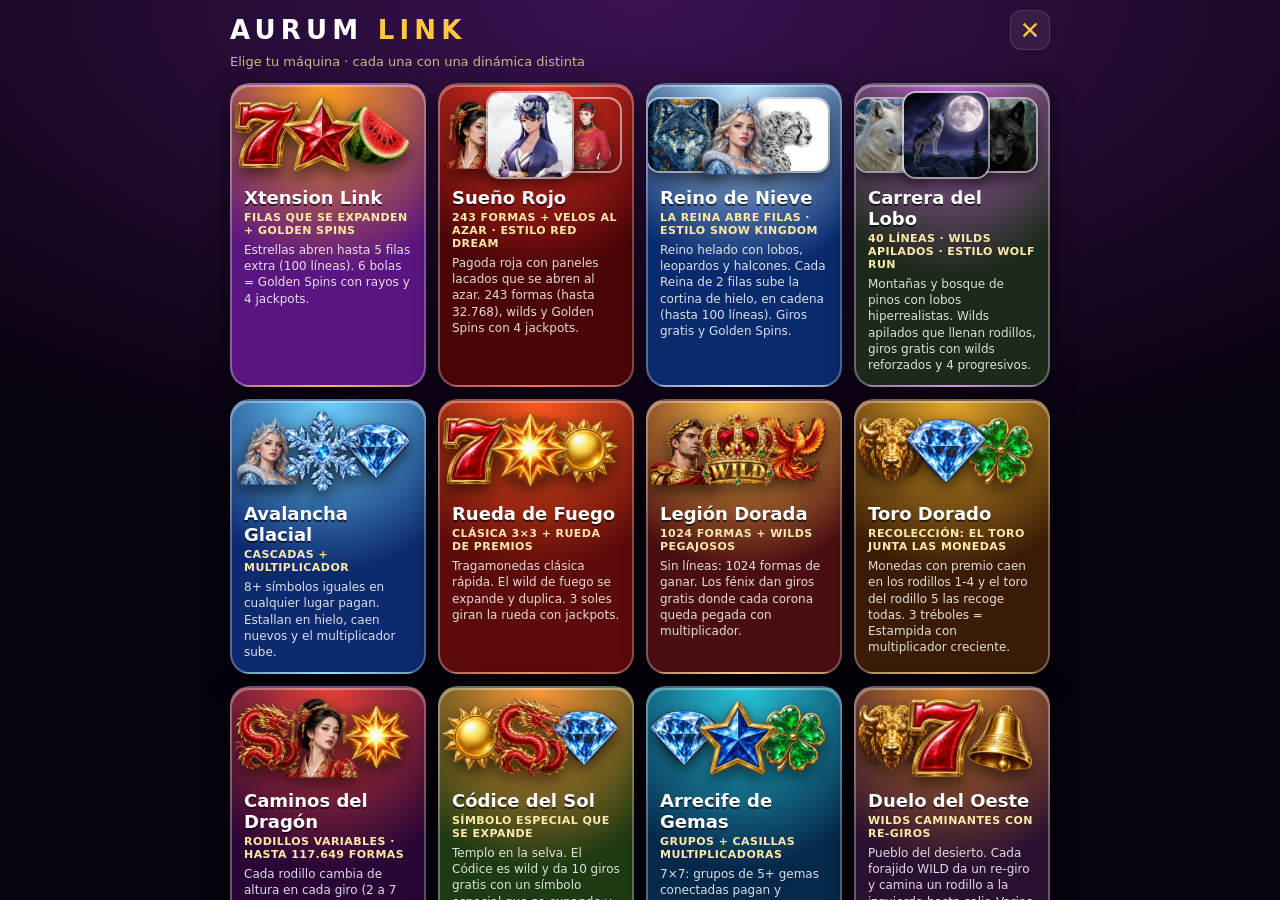
<file: index.html>
<!DOCTYPE html>
<html lang="es">
<head>
<meta charset="utf-8">
<meta name="viewport" content="width=device-width, initial-scale=1, maximum-scale=1, user-scalable=no, viewport-fit=cover">
<meta name="apple-mobile-web-app-capable" content="yes">
<meta name="mobile-web-app-capable" content="yes">
<meta name="apple-mobile-web-app-status-bar-style" content="black-translucent">
<meta name="apple-mobile-web-app-title" content="Aurum Link">
<meta name="theme-color" content="#0a0510">
<meta name="format-detection" content="telephone=no">
<link rel="apple-touch-icon" href="icon-180.png">
<link rel="icon" type="image/png" href="icon-180.png">
<link rel="manifest" href="manifest.webmanifest">
<link rel="preload" href="assets/symbols.webp" as="image" type="image/webp">
<link rel="preload" href="assets/themes.webp" as="image" type="image/webp">
<link rel="preload" href="assets/wolf.webp" as="image" type="image/webp">
<link rel="stylesheet" href="css/app.css?v=81">
<title>Aurum Link</title>
</head>
<body data-game="xlink">
<div id="app">
  <header class="top">
    <button id="btnLobby" class="icon" aria-label="Elegir juego"><svg viewBox="0 0 24 24"><path d="M4 4h7v7H4zM13 4h7v7h-7zM4 13h7v7H4zM13 13h7v7h-7z"/></svg></button>
    <div class="logo"><span id="gameName">Aurum Link</span><small id="gameTag"></small></div>
    <button id="btnTheme" class="icon" aria-label="Modo claro u oscuro"><svg viewBox="0 0 24 24"><path class="moon" d="M20 14.5A8 8 0 0 1 9.5 4a8 8 0 1 0 10.5 10.5z"/><g class="sun"><circle cx="12" cy="12" r="4.5"/><path d="M12 1.5v3M12 19.5v3M1.5 12h3M19.5 12h3M4.6 4.6l2.1 2.1M17.3 17.3l2.1 2.1M4.6 19.4l2.1-2.1M17.3 6.7l2.1-2.1" stroke="currentColor" stroke-width="2"/></g></svg></button>
    <button id="btnSettings" class="icon" aria-label="Ajustes"><svg viewBox="0 0 24 24"><path d="M12 8.5a3.5 3.5 0 1 0 0 7 3.5 3.5 0 0 0 0-7zm8.4 5.1 1.9 1.5-2 3.4-2.3-.8a8 8 0 0 1-1.9 1.1L15.7 21h-4l-.4-2.4a8 8 0 0 1-1.9-1.1l-2.3.8-2-3.4 1.9-1.5a8 8 0 0 1 0-2.2L5.1 9.7l2-3.4 2.3.8a8 8 0 0 1 1.9-1.1L11.7 3.6h4l.4 2.4a8 8 0 0 1 1.9 1.1l2.3-.8 2 3.4-1.9 1.5a8 8 0 0 1 0 2.2z" fill-rule="evenodd"/></svg></button>
    <button id="btnSound" class="icon" aria-label="Sonido"><svg viewBox="0 0 24 24"><path d="M3 9h4l5-4v14l-5-4H3z"/><path class="wave" d="M16 8a5 5 0 0 1 0 8M19 5a9 9 0 0 1 0 14" fill="none" stroke="currentColor" stroke-width="2"/><path class="mute" d="M16 9l6 6M22 9l-6 6" stroke="currentColor" stroke-width="2"/></svg></button>
  </header>
  <section id="pots" class="pots" aria-label="Jackpots"></section>
  <section class="board" id="board"><canvas id="stage" aria-label="Rodillos"></canvas></section>
  <div class="msg" id="msg" role="status" aria-live="polite"></div>
  <section class="hud">
    <div class="meters">
      <div class="meter"><span>CRÉDITO</span><b id="credit">$0</b></div>
      <div class="meter bet">
        <button id="betDown" aria-label="Bajar apuesta">−</button>
        <div><span>APUESTA</span><b id="bet">$0</b></div>
        <button id="betUp" aria-label="Subir apuesta">+</button>
      </div>
      <div class="meter"><span>PREMIO</span><b id="win">$0</b></div>
    </div>
    <div class="controls">
      <button id="btnInfo" class="ctl"><b>i</b><small>PAGOS</small></button>
      <button id="btnAuto" class="ctl"><b>AUTO</b><small id="autoCount"></small></button>
      <button id="btnSpin" class="spin" aria-label="Girar"><span class="ring"></span><span id="spinLabel">GIRAR</span><small id="spinSub"></small></button>
      <button id="btnTurbo" class="ctl"><b>⚡ <span id="speedVal">1×</span></b><small>VELOCIDAD</small></button>
      <button id="btnExtra" class="ctl extra" hidden><b id="extraLabel">BONO</b><small id="extraSub"></small></button>
    </div>
  </section>
</div>
<canvas id="fx" aria-hidden="true"></canvas>

<div id="lobby" class="lobby">
  <div class="lobby-inner">
    <div class="lobby-head">
      <div class="brand">AURUM <span>LINK</span></div>
      <button id="lobbyClose" class="icon" aria-label="Cerrar"><svg viewBox="0 0 24 24"><path d="M5 5l14 14M19 5L5 19" stroke="currentColor" stroke-width="2.5"/></svg></button>
    </div>
    <p class="lobby-sub">Elige tu máquina · cada una con una dinámica distinta</p>
    <div id="lobbyGrid" class="lobby-grid"></div>
    <button id="btnInstall" class="install">⬆︎ Instalar en iPhone / iPad</button>
    <p class="fine">Créditos ficticios · sin dinero real · sin compras · <span id="verLabel"></span></p>
  </div>
</div>

<div id="sheet" class="sheet" role="dialog" aria-modal="true" aria-labelledby="sheetTitle">
  <div class="sheet-card">
    <div class="sheet-head"><h2 id="sheetTitle"></h2><button id="sheetClose" class="icon" aria-label="Cerrar"><svg viewBox="0 0 24 24"><path d="M5 5l14 14M19 5L5 19" stroke="currentColor" stroke-width="2.5"/></svg></button></div>
    <div id="sheetBody" class="sheet-body"></div>
  </div>
</div>

<div id="loader"><div class="brand">AURUM <span>LINK</span></div><div class="bar"><i></i></div></div>
<script type="module" src="js/app.js?v=81"></script>
</body>
</html>
</file>
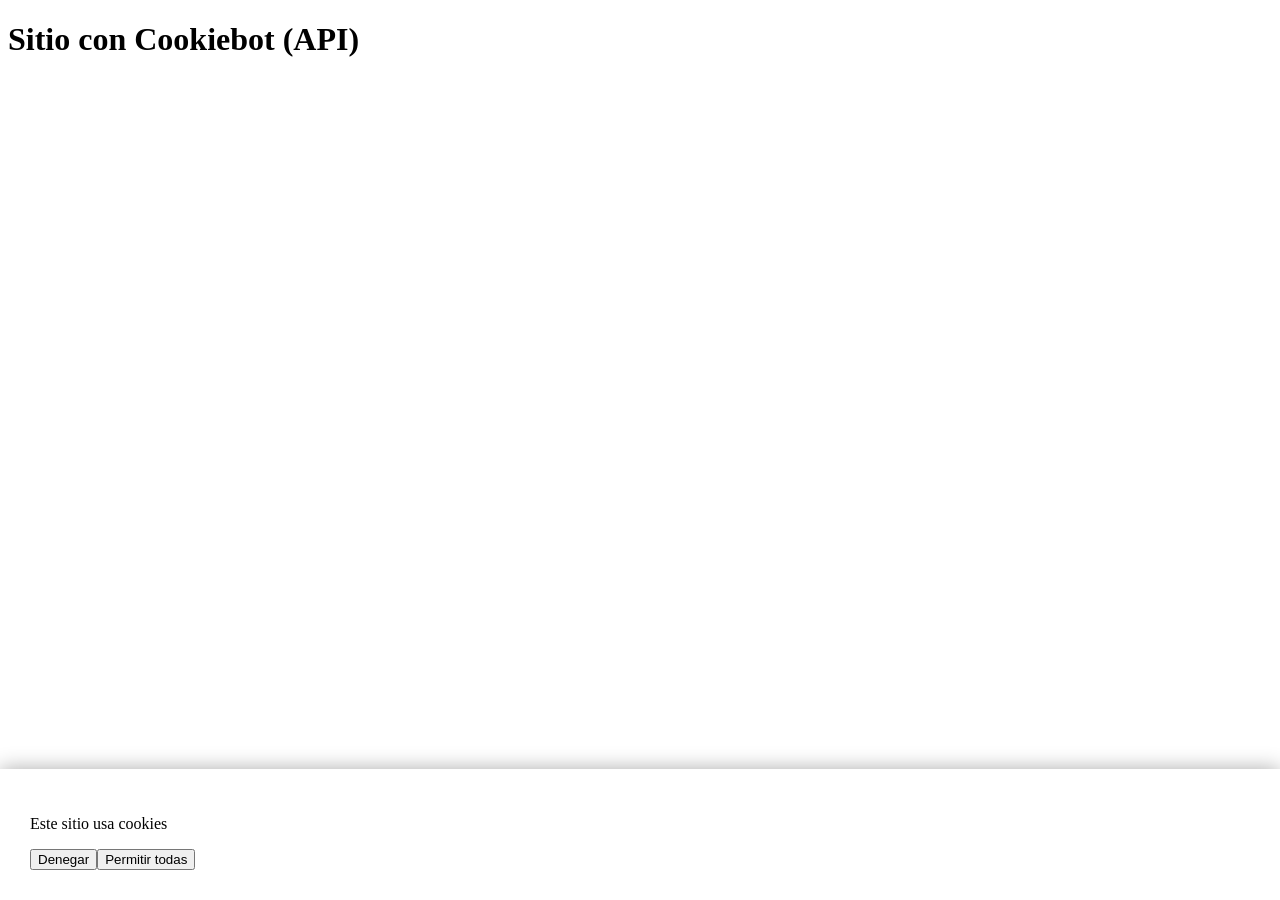
<file: piloto-cookies/test/cookiebot.html>
<!doctype html><html><head><meta charset="utf-8"><title>Cookiebot</title>
<style>#CybotCookiebotDialog{position:fixed;inset:auto 0 0 0;background:#fff;padding:30px;box-shadow:0 0 20px #0005}</style></head>
<body><h1>Sitio con Cookiebot (API)</h1>
<div id="CybotCookiebotDialog"><p>Este sitio usa cookies</p><button id="CybotCookiebotDialogBodyButtonDecline">Denegar</button><button id="CybotCookiebotDialogBodyLevelButtonLevelOptinAllowAll">Permitir todas</button></div>
<script>
window.Cookiebot={submitCustomConsent(p,s,m){window.RESULT='api:'+[p,s,m].map(Number).join('');document.getElementById('CybotCookiebotDialog').remove();}};
document.getElementById('CybotCookiebotDialogBodyButtonDecline').onclick=()=>{window.RESULT='click-reject';document.getElementById('CybotCookiebotDialog').remove();};
</script></body></html>
</file>
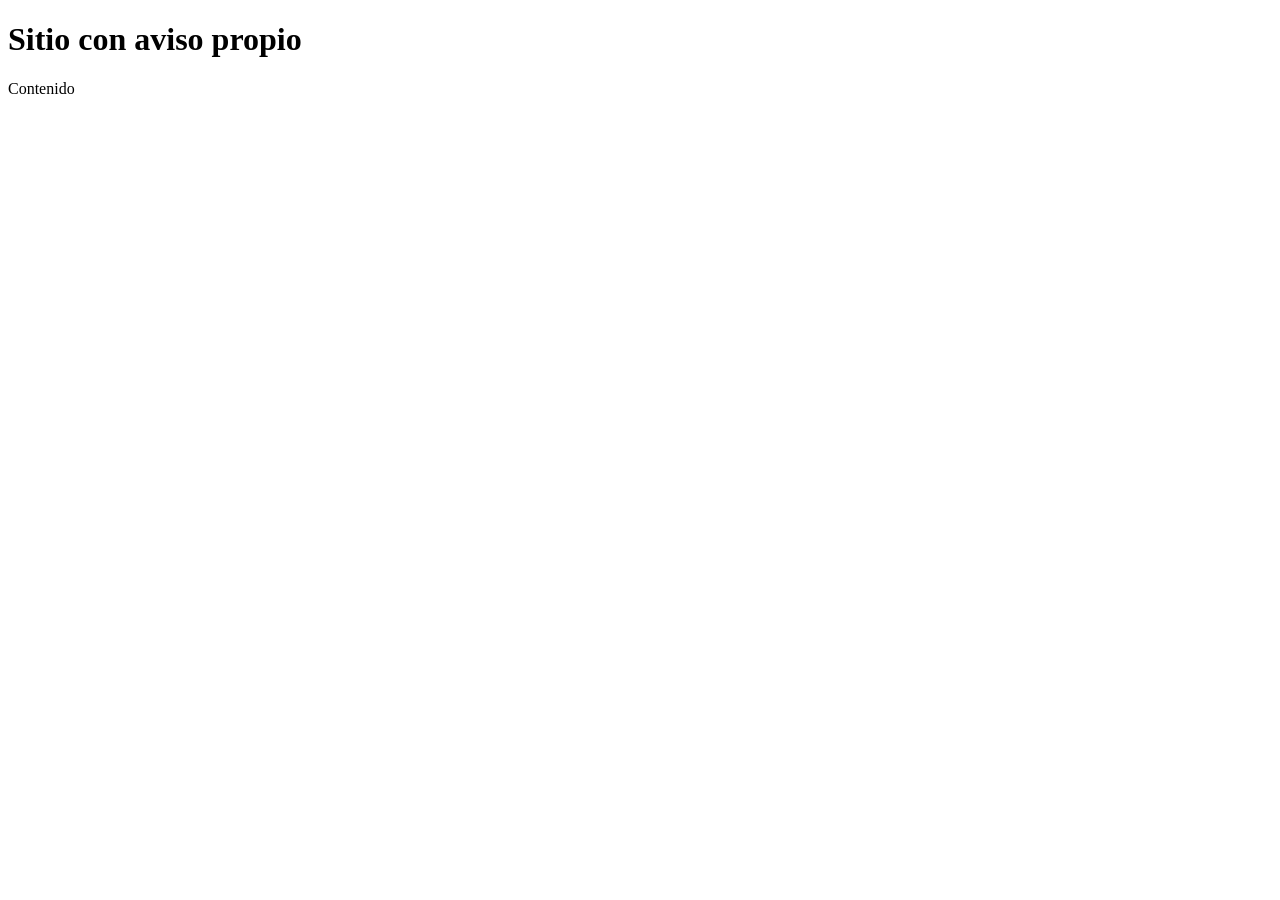
<file: piloto-cookies/test/generic.html>
<!doctype html><html><head><meta charset="utf-8"><title>Genérico</title>
<style>.aviso{position:fixed;bottom:20px;left:20px;right:20px;background:#222;color:#fff;padding:20px;border-radius:12px}</style></head>
<body><h1>Sitio con aviso propio</h1><p>Contenido</p>
<script>setTimeout(()=>{const d=document.createElement('div');d.className='aviso';d.innerHTML='<p>Utilizamos cookies propias y de terceros para analizar el tráfico. Puedes aceptar o rechazar su uso.</p><a href="#" class="b1">Configurar</a> <button class="b2">Rechazar todo</button> <button class="b3">Aceptar todo</button>';document.body.appendChild(d);d.querySelector('.b2').onclick=()=>{window.RESULT='reject';d.remove()};d.querySelector('.b3').onclick=()=>{window.RESULT='accept';d.remove()};},1200);</script>
</body></html>
</file>
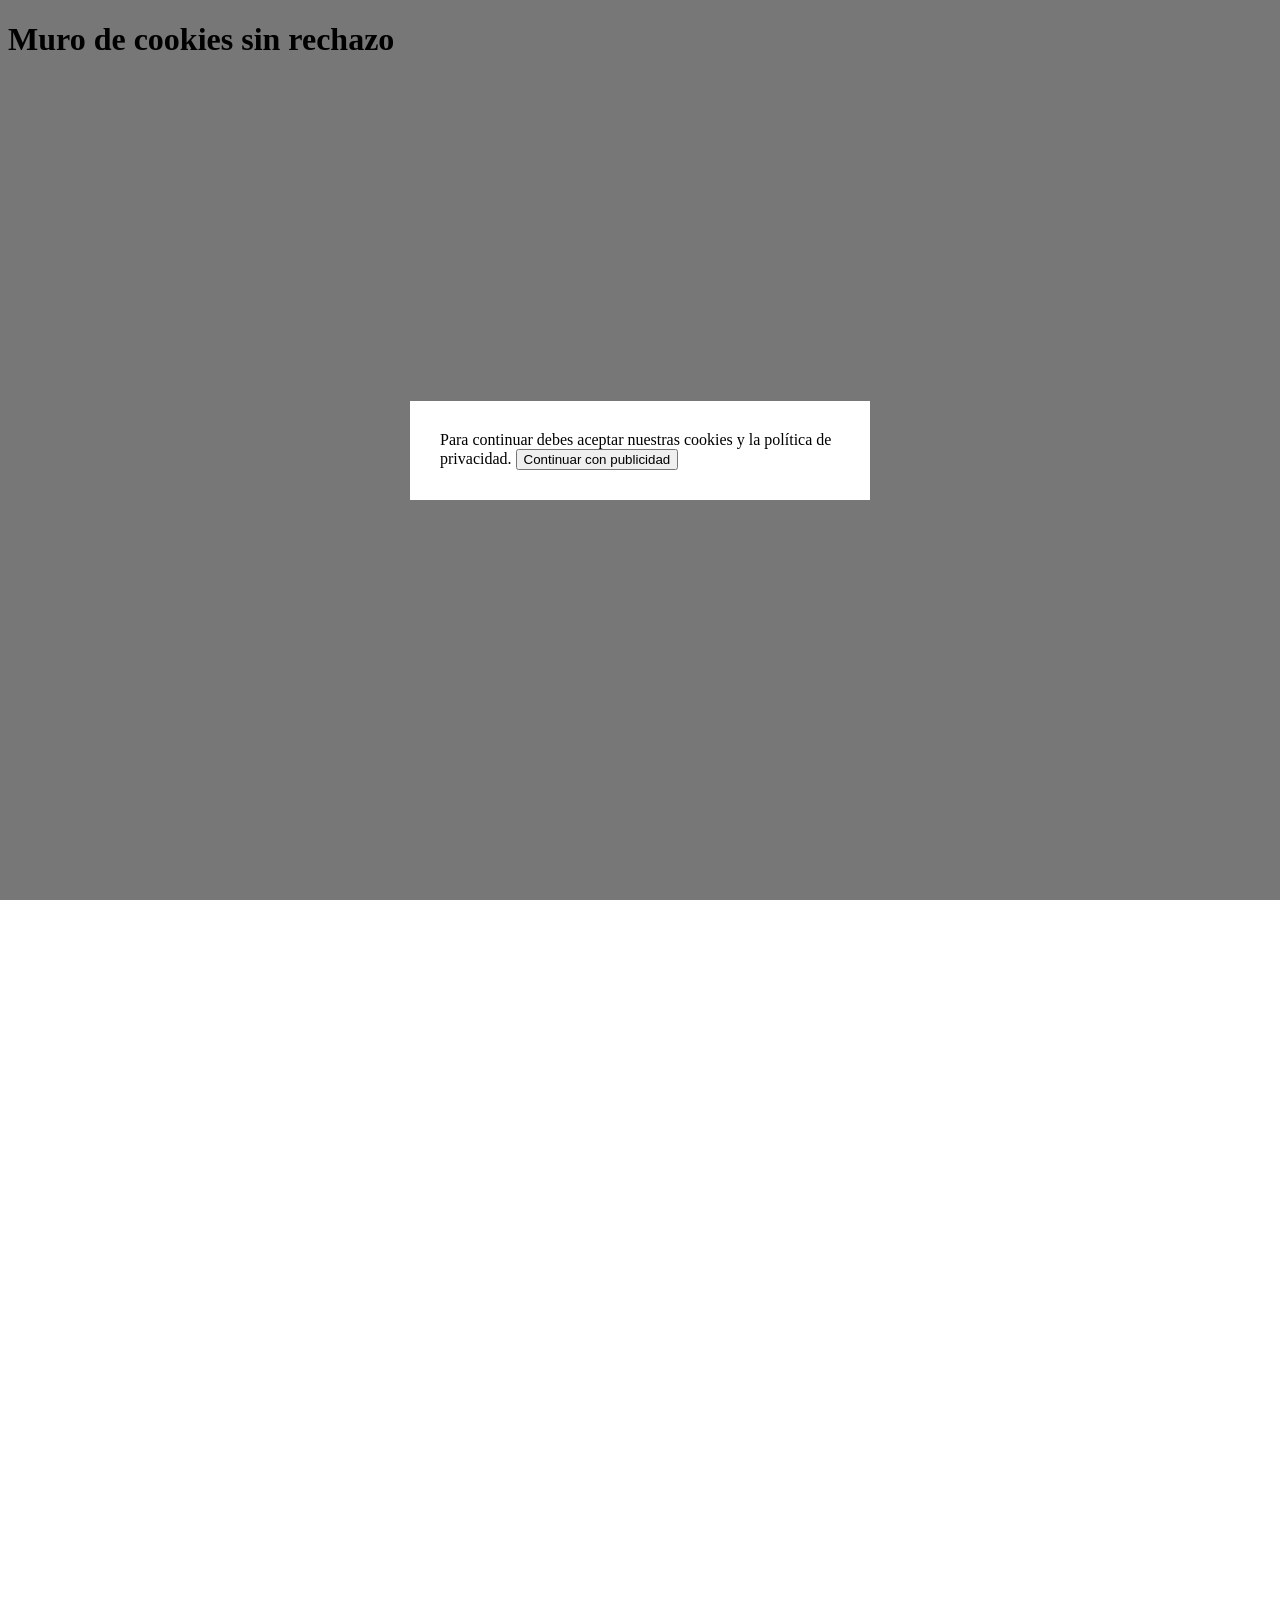
<file: piloto-cookies/test/nobutton.html>
<!doctype html><html><head><meta charset="utf-8"><title>Sin botón</title>
<style>.wall{position:fixed;inset:0;background:#0008;display:grid;place-items:center}.box{background:#fff;padding:30px;max-width:400px}</style></head>
<body style="overflow:hidden;height:3000px"><h1>Muro de cookies sin rechazo</h1>
<div class="wall" id="cookie-wall"><div class="box">Para continuar debes aceptar nuestras cookies y la política de privacidad. <button onclick="window.RESULT='accept'">Continuar con publicidad</button></div></div>
</body></html>
</file>
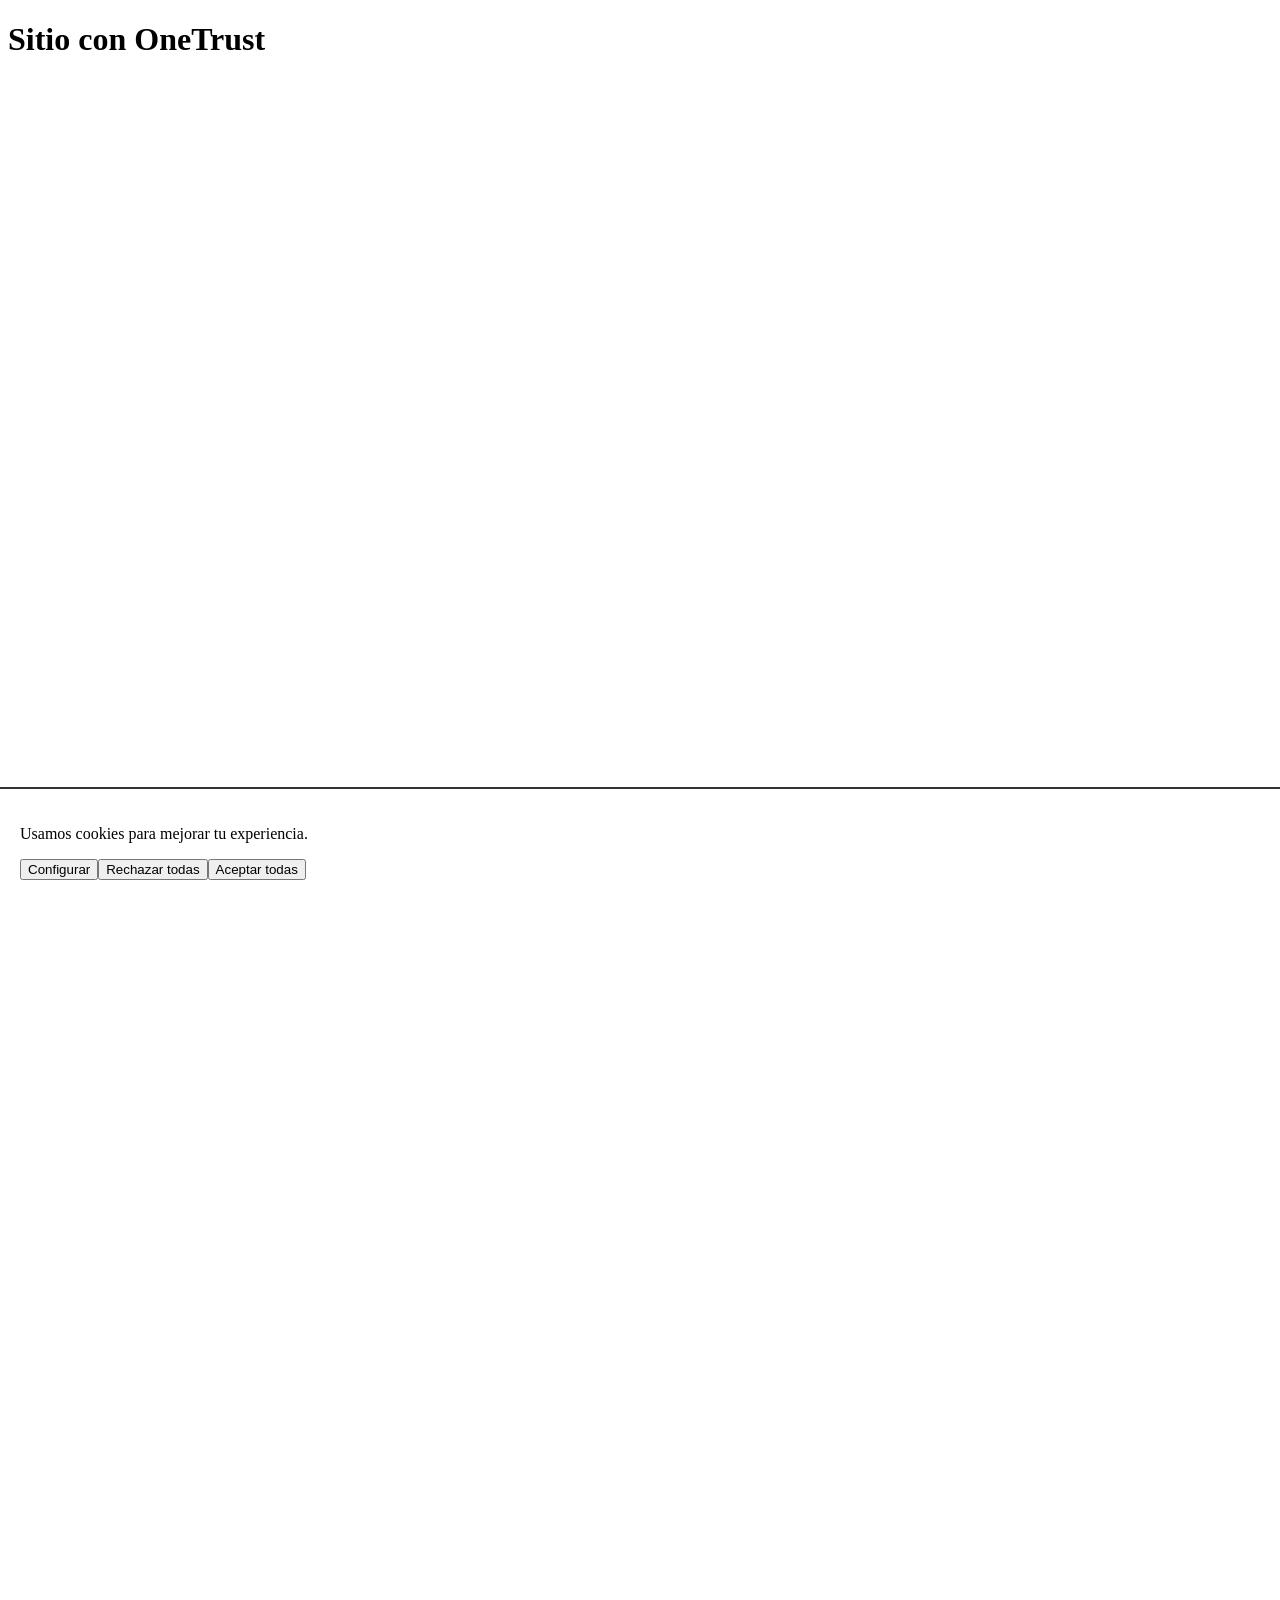
<file: piloto-cookies/test/onetrust.html>
<!doctype html><html><head><meta charset="utf-8"><title>OneTrust</title>
<style>body{height:3000px}#onetrust-banner-sdk{position:fixed;bottom:0;left:0;right:0;background:#fff;border-top:2px solid #333;padding:20px;z-index:99}#onetrust-pc-sdk{display:none;position:fixed;inset:10%;background:#eee;z-index:100}</style></head>
<body class="ot-overflow-hidden" style="overflow:hidden"><h1>Sitio con OneTrust</h1>
<div id="onetrust-consent-sdk"><div id="onetrust-banner-sdk"><p>Usamos cookies para mejorar tu experiencia.</p>
<button id="onetrust-pc-btn-handler">Configurar</button><button id="onetrust-reject-all-handler">Rechazar todas</button><button id="onetrust-accept-btn-handler">Aceptar todas</button></div>
<div id="onetrust-pc-sdk"><input type="checkbox" id="ot-group-id-C0002" checked><input type="checkbox" id="ot-group-id-C0003" checked><input type="checkbox" id="ot-group-id-C0004" checked><button class="save-preference-btn-handler">Guardar</button></div></div>
<script>
const b=document.getElementById('onetrust-banner-sdk'),pc=document.getElementById('onetrust-pc-sdk');
function done(v){window.RESULT=v;b.style.display='none';pc.style.display='none';}
document.getElementById('onetrust-reject-all-handler').onclick=()=>done('reject');
document.getElementById('onetrust-accept-btn-handler').onclick=()=>done('accept');
document.getElementById('onetrust-pc-btn-handler').onclick=()=>{b.style.display='none';pc.style.display='block'};
document.querySelector('.save-preference-btn-handler').onclick=()=>done('custom:'+['C0002','C0003','C0004'].map(c=>document.getElementById('ot-group-id-'+c).checked?1:0).join(''));
</script></body></html>
</file>
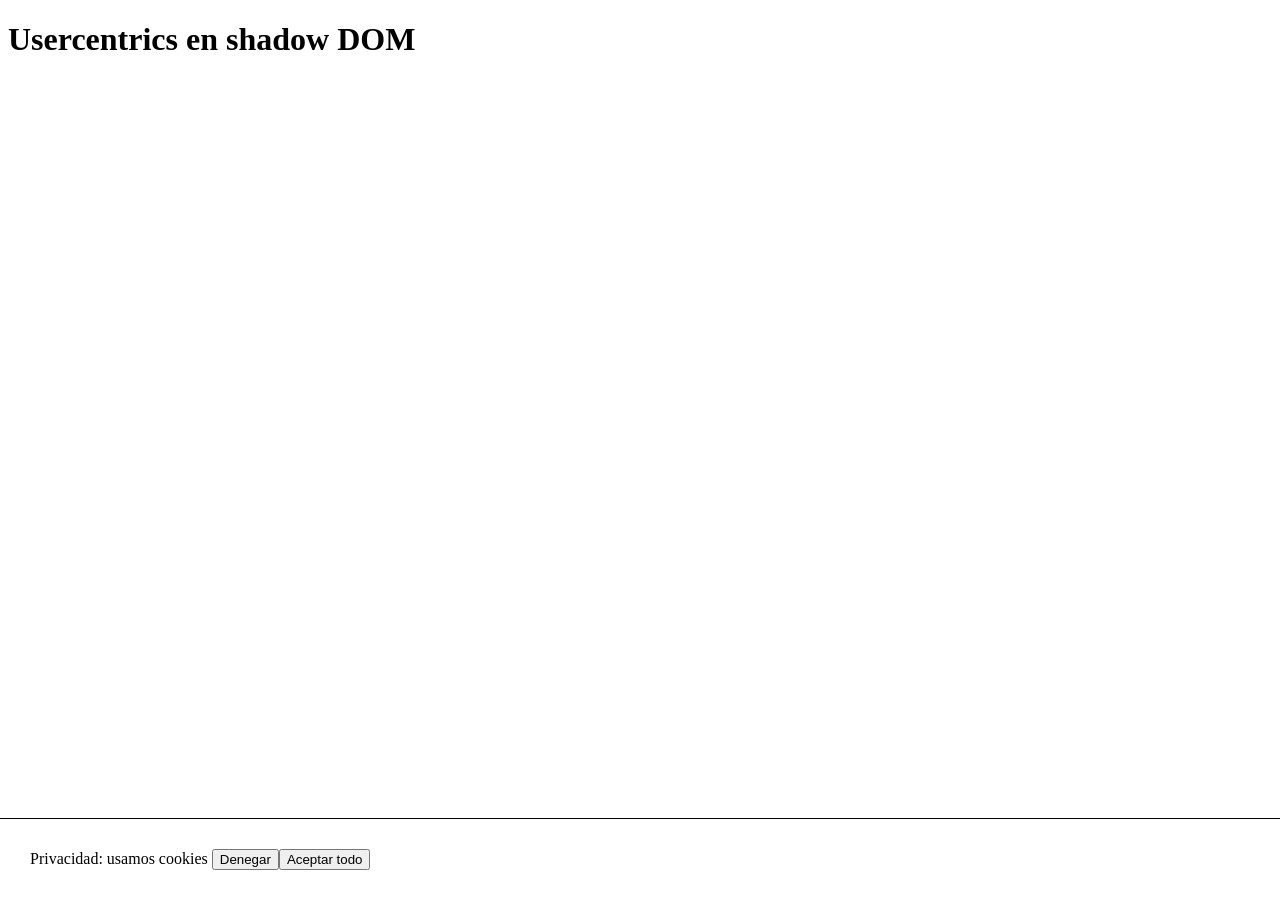
<file: piloto-cookies/test/usercentrics.html>
<!doctype html><html><head><meta charset="utf-8"><title>Usercentrics shadow</title></head>
<body><h1>Usercentrics en shadow DOM</h1><div id="usercentrics-root"></div>
<script>
const r=document.getElementById('usercentrics-root').attachShadow({mode:'open'});
r.innerHTML='<div style="position:fixed;bottom:0;left:0;right:0;background:#fff;padding:30px;border-top:1px solid">Privacidad: usamos cookies <button data-testid="uc-deny-all-button">Denegar</button><button data-testid="uc-accept-all-button">Aceptar todo</button></div>';
r.querySelector('[data-testid=uc-deny-all-button]').onclick=()=>{window.RESULT='reject';document.getElementById('usercentrics-root').remove()};
</script></body></html>
</file>
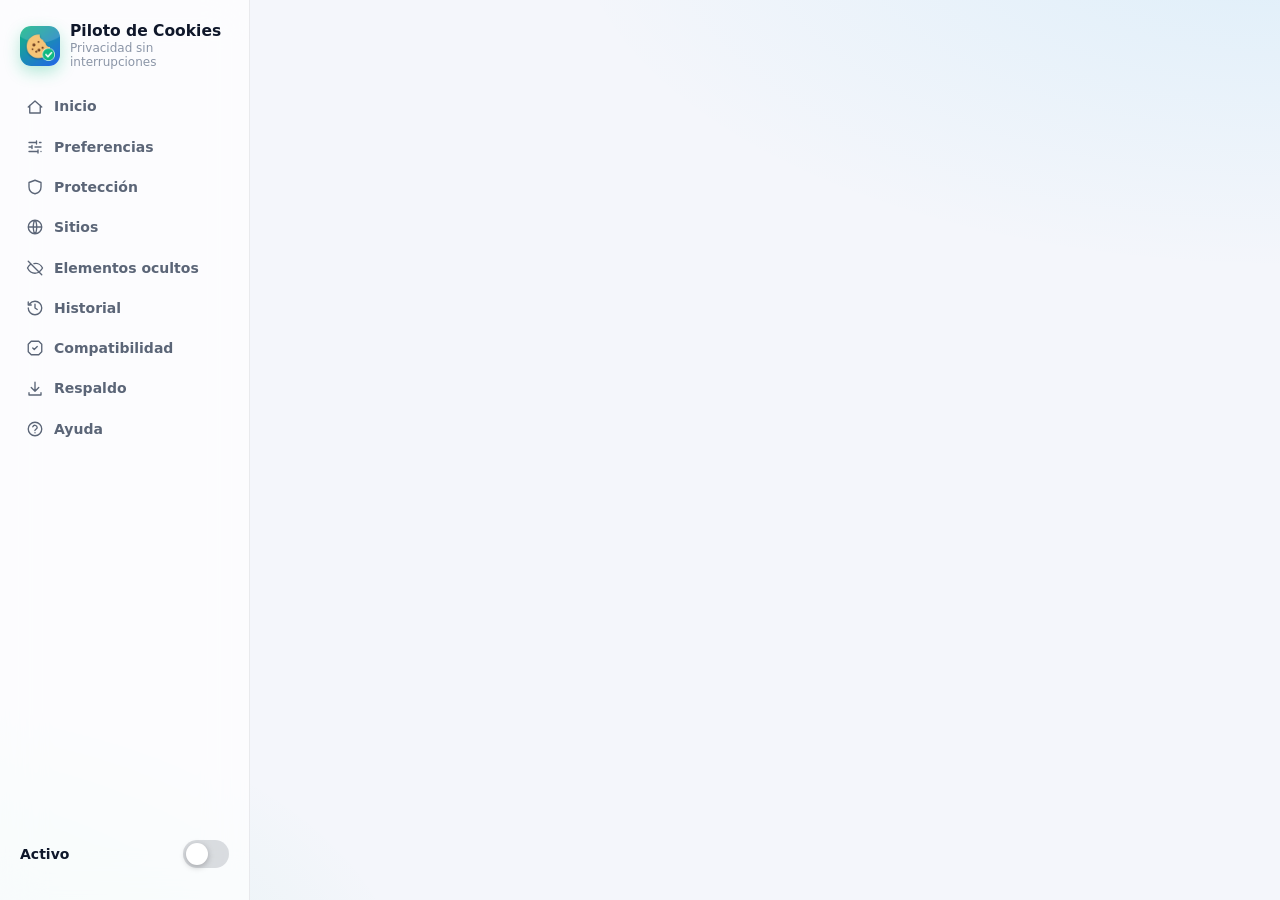
<file: piloto-cookies/extension/options/options.html>
<!doctype html>
<html lang="es">
<head>
<meta charset="utf-8">
<meta name="viewport" content="width=device-width, initial-scale=1, viewport-fit=cover">
<title>Piloto de Cookies · Panel</title>
<link rel="icon" href="../icons/icon-32.png">
<link rel="stylesheet" href="../shared/ui.css">
<link rel="stylesheet" href="options.css">
</head>
<body>
<div class="app">
  <aside class="side">
    <div class="brand"><img src="../icons/icon-96.png" alt=""><div><strong>Piloto de Cookies</strong><span class="faint">Privacidad sin interrupciones</span></div></div>
    <nav id="nav">
      <a href="#inicio" data-i="M3 12l9-8 9 8M5 10v10h14V10">Inicio</a>
      <a href="#preferencias" data-i="M4 6h10M18 6h2M4 12h4M12 12h8M4 18h12M20 18h0M14 4v4M8 10v4M16 16v4">Preferencias</a>
      <a href="#proteccion" data-i="M12 3l8 3v6c0 5-3.5 8-8 9-4.5-1-8-4-8-9V6l8-3z">Protección</a>
      <a href="#sitios" data-i="M12 3a9 9 0 100 18 9 9 0 000-18zM3 12h18M12 3c3 3 3 15 0 18M12 3c-3 3-3 15 0 18">Sitios</a>
      <a href="#ocultos" data-i="M3 3l18 18M10.6 6.1A10 10 0 0122 12s-1.2 2.4-3.5 4.4M6.1 6.9C3.6 8.8 2 12 2 12s3.6 7 10 7c1.6 0 3-.4 4.3-1">Elementos ocultos</a>
      <a href="#historial" data-i="M12 7v5l3 2M3 12a9 9 0 109-9 9 9 0 00-7 3.3M3 4v4h4">Historial</a>
      <a href="#compatibilidad" data-i="M9 12l2 2 4-4M7 3h10l4 4v10l-4 4H7l-4-4V7z">Compatibilidad</a>
      <a href="#respaldo" data-i="M12 3v12M7 10l5 5 5-5M4 17v3h16v-3">Respaldo</a>
      <a href="#ayuda" data-i="M12 17h0M9.1 9a3 3 0 015.8 1c0 2-3 2.5-3 4M12 3a9 9 0 100 18 9 9 0 000-18z">Ayuda</a>
    </nav>
    <div class="sideFoot">
      <label class="row"><span>Activo</span><span class="switch"><input type="checkbox" id="enabled"><span></span></span></label>
      <div class="faint ver" id="ver"></div>
    </div>
  </aside>

  <main class="main">
    <!-- INICIO -->
    <section id="v-inicio" class="view">
      <header class="vh"><h1>Hola 👋</h1><p class="muted" id="hello">Así ha trabajado tu piloto.</p></header>
      <div class="kpis">
        <div class="card kpi"><span>Avisos respondidos</span><b id="kTotal">0</b><small id="kSince" class="faint"></small></div>
        <div class="card kpi"><span>Hoy</span><b id="kToday">0</b><small id="kWeek" class="faint"></small></div>
        <div class="card kpi"><span>Tiempo ahorrado</span><b id="kTime">0 s</b><small class="faint">estimado</small></div>
        <div class="card kpi"><span>Enlaces limpiados</span><b id="kStrip">0</b><small class="faint">parámetros de rastreo</small></div>
      </div>
      <div class="two">
        <div class="card pad">
          <div class="ch"><h3>Últimos 30 días</h3><span class="faint" id="chartSum"></span></div>
          <div id="chart" class="chart"></div>
        </div>
        <div class="card pad">
          <div class="ch"><h3>Cómo respondió</h3></div>
          <div class="donutWrap"><svg id="donut" viewBox="0 0 120 120"></svg><div id="donutLeg" class="leg"></div></div>
        </div>
      </div>
      <div class="two">
        <div class="card pad"><div class="ch"><h3>Plataformas más vistas</h3></div><ol id="topCmp" class="rank"></ol></div>
        <div class="card pad"><div class="ch"><h3>Sitios con más avisos</h3></div><ol id="topSites" class="rank"></ol></div>
      </div>
    </section>

    <!-- PREFERENCIAS -->
    <section id="v-preferencias" class="view">
      <header class="vh"><h1>Preferencias de cookies</h1><p class="muted">Elige qué responde el piloto cuando un sitio te pregunta por las cookies.</p></header>
      <div class="modes" id="modes">
        <button class="card mode" data-v="reject"><span class="mi">🛡️</span><b>Sólo necesarias</b><small>Rechaza todo lo opcional. La opción más privada.</small></button>
        <button class="card mode" data-v="custom"><span class="mi">🎛️</span><b>Personalizado</b><small>Tú eliges cada categoría.</small></button>
        <button class="card mode" data-v="accept"><span class="mi">✅</span><b>Aceptar todo</b><small>Acepta y cierra el aviso sin preguntar.</small></button>
      </div>
      <div class="card list" id="catList"></div>
      <p class="note muted">Cuando un sitio no permite elegir categorías, el piloto elige la opción más privada (sólo necesarias). Puedes fijar una preferencia distinta para cada sitio en <a href="#sitios">Sitios</a>.</p>
    </section>

    <!-- PROTECCIÓN -->
    <section id="v-proteccion" class="view">
      <header class="vh"><h1>Protección extra</h1><p class="muted">Funciones adicionales para navegar más tranquilo.</p></header>
      <div class="card list" id="protList"></div>
      <div class="card list">
        <div class="item"><div><b>Tiempo por aviso</b><small>Segundos que estimas ahorrar cada vez (para la estadística).</small></div><input type="number" id="secs" min="1" max="60" style="width:80px"></div>
        <div class="item"><div><b>Apariencia</b><small>Claro, oscuro o según el sistema.</small></div>
          <div class="seg" id="theme" style="min-width:220px"><button data-v="auto">Auto</button><button data-v="light">Claro</button><button data-v="dark">Oscuro</button></div></div>
      </div>
    </section>

    <!-- SITIOS -->
    <section id="v-sitios" class="view">
      <header class="vh"><h1>Preferencias por sitio</h1><p class="muted">Excepciones a la preferencia general: pausa el piloto en un banco o acepta todo en un sitio de confianza.</p></header>
      <form class="card addRow" id="addSite">
        <input type="text" id="siteHost" placeholder="ejemplo.cl" autocomplete="off" autocapitalize="off" spellcheck="false" required>
        <select id="siteMode"><option value="reject">Sólo necesarias</option><option value="custom">Personalizado</option><option value="accept">Aceptar todo</option><option value="off">Desactivado</option></select>
        <button class="btn primary">Agregar</button>
      </form>
      <input type="search" id="siteSearch" placeholder="Buscar sitio…" class="search">
      <div class="card list" id="siteList"></div>
    </section>

    <!-- OCULTOS -->
    <section id="v-ocultos" class="view">
      <header class="vh"><h1>Elementos ocultos</h1><p class="muted">Desde la ventana del piloto toca «Ocultar elemento» y elige cualquier aviso, barra o ventana molesta. Queda oculto siempre en ese sitio.</p></header>
      <form class="card addRow" id="addHide">
        <input type="text" id="hideHost" placeholder="sitio.com" autocapitalize="off" spellcheck="false" required>
        <input type="text" id="hideSel" placeholder="Selector CSS, por ejemplo .newsletter-popup" autocapitalize="off" spellcheck="false" required>
        <button class="btn primary">Agregar</button>
      </form>
      <div class="card list" id="hideList"></div>
    </section>

    <!-- HISTORIAL -->
    <section id="v-historial" class="view">
      <header class="vh"><h1>Historial</h1><p class="muted">Los últimos avisos que respondió el piloto. Se guarda sólo en este dispositivo.</p></header>
      <div class="tools">
        <input type="search" id="logSearch" placeholder="Filtrar por sitio o plataforma…" class="search">
        <select id="logAction"><option value="">Todas las acciones</option><option value="reject">Sólo necesarias</option><option value="custom">Personalizado</option><option value="accept">Aceptado</option><option value="hidden">Oculto</option></select>
        <button class="btn" id="logCsv">Exportar CSV</button>
        <button class="btn danger" id="logClear">Borrar</button>
      </div>
      <div class="card"><table class="tbl"><thead><tr><th>Cuándo</th><th>Sitio</th><th>Plataforma</th><th>Acción</th><th>Tiempo</th></tr></thead><tbody id="logBody"></tbody></table></div>
    </section>

    <!-- COMPATIBILIDAD -->
    <section id="v-compatibilidad" class="view">
      <header class="vh"><h1>Compatibilidad</h1><p class="muted" id="compatIntro"></p></header>
      <div class="chips" id="cmpChips"></div>
      <div class="card pad note2">
        <h3>¿Y si el aviso no es de una plataforma conocida?</h3>
        <p class="muted">El piloto analiza el texto del aviso en español, inglés, alemán, francés, italiano, portugués y otros idiomas, y busca el botón de «Rechazar», «Sólo necesarias» o «Aceptar» según tu preferencia. Si no encuentra cómo responder, lo oculta y te devuelve el desplazamiento de la página.</p>
      </div>
    </section>

    <!-- RESPALDO -->
    <section id="v-respaldo" class="view">
      <header class="vh"><h1>Respaldo</h1><p class="muted">Lleva tu configuración del Mac al iPhone o iPad, o guárdala por si acaso.</p></header>
      <div class="card list">
        <div class="item"><div><b>Exportar configuración</b><small>Preferencias, sitios y elementos ocultos en un archivo .json.</small></div><button class="btn" id="exp">Exportar</button></div>
        <div class="item"><div><b>Importar configuración</b><small>Reemplaza la configuración actual por la del archivo.</small></div><label class="btn">Importar<input type="file" id="imp" accept="application/json,.json" hidden></label></div>
        <div class="item"><div><b>Copiar como texto</b><small>Útil para pegarla en Notas y abrirla en otro equipo.</small></div><button class="btn" id="copyCfg">Copiar</button></div>
        <div class="item"><div><b>Pegar desde texto</b><small>Pega aquí una configuración copiada.</small></div><button class="btn" id="pasteCfg">Pegar</button></div>
        <div class="item"><div><b>Reiniciar estadísticas</b><small>Borra contadores e historial.</small></div><button class="btn danger" id="resetStats">Reiniciar</button></div>
        <div class="item"><div><b>Restablecer todo</b><small>Vuelve a la configuración de fábrica.</small></div><button class="btn danger" id="resetAll">Restablecer</button></div>
      </div>
    </section>

    <!-- AYUDA -->
    <section id="v-ayuda" class="view">
      <header class="vh"><h1>Ayuda</h1></header>
      <div class="card pad prose">
        <h3>Activar en Safari</h3>
        <p><b>Mac:</b> Safari → Ajustes → Extensiones → marca <i>Piloto de Cookies</i> y en «Permitir en» elige <i>Todos los sitios web</i>.</p>
        <p><b>iPhone y iPad:</b> Ajustes → Apps → Safari → Extensiones → <i>Piloto de Cookies</i> → actívala y permite «Todos los sitios web». En Safari, toca el botón <i>aA</i> o el ícono de extensiones de la barra para abrir la ventana del piloto.</p>
        <h3>¿Qué hace exactamente?</h3>
        <ul>
          <li>Responde los avisos de cookies por ti según tu preferencia, usando la API oficial de la plataforma cuando existe o pulsando los botones correctos.</li>
          <li>Si no puede responder, oculta el aviso y vuelve a permitir el desplazamiento.</li>
          <li>Envía la señal <i>Global Privacy Control</i> (no vender ni compartir mis datos).</li>
          <li>Quita de los enlaces los parámetros de rastreo (utm, fbclid, gclid…).</li>
          <li>Te muestra qué cookies tiene cada sitio y te deja borrarlas.</li>
        </ul>
        <h3>Los botones de la ventana rápida</h3>
        <ul>
          <li><b>Responder de nuevo:</b> vuelve a buscar el aviso de la página y lo responde.</li>
          <li><b>Ver el aviso:</b> recarga la página sin el piloto, una sola vez, para que respondas tú.</li>
          <li><b>Ocultar elemento:</b> toca cualquier ventana o barra molesta; «Ampliar» toma el contenedor mayor y «Ocultar siempre» lo guarda para ese sitio.</li>
          <li><b>Cookies:</b> muestra las cookies del sitio clasificadas por colores (necesarias, preferencias, estadísticas, publicidad, otras).</li>
          <li><b>Borrar datos:</b> elimina las cookies y datos guardados del sitio (puede cerrar tu sesión ahí).</li>
          <li><b>En este sitio:</b> General, Necesarias, Elegir, Todas o Pausa, sólo para la página actual.</li>
        </ul>
        <h3>Qué significa el ícono</h3>
        <p>✓ verde: rechazó o personalizó · ✓ naranjo: aceptó · • azul: lo ocultó · ❚❚: en pausa.</p>
        <h3>Un sitio dejó de funcionar</h3>
        <p>Abre la ventana del piloto en ese sitio y elige <b>Pausa</b> en «En este sitio», o toca <b>Ver el aviso</b> para mostrarlo una vez y responderlo tú.</p>
        <h3>Privacidad</h3>
        <p>Todo ocurre en tu dispositivo. El piloto no envía datos a ningún servidor, no tiene cuentas ni publicidad.</p>
      </div>
    </section>
  </main>
</div>

<div class="welcome" id="welcome" hidden>
  <div class="card wcard">
    <img src="../icons/icon-256.png" alt="" class="wlogo">
    <h1>Bienvenido a Piloto de Cookies</h1>
    <p class="muted">Desde ahora respondo los avisos de cookies por ti. ¿Qué prefieres?</p>
    <div class="wopts">
      <button class="card mode" data-v="reject"><span class="mi">🛡️</span><b>Sólo necesarias</b><small>Recomendado</small></button>
      <button class="card mode" data-v="custom"><span class="mi">🎛️</span><b>Personalizado</b><small>Elegir categorías</small></button>
      <button class="card mode" data-v="accept"><span class="mi">✅</span><b>Aceptar todo</b><small>Sólo cerrar avisos</small></button>
    </div>
    <p class="faint small">Recuerda permitir la extensión en «Todos los sitios web» en los ajustes de Safari.</p>
  </div>
</div>
<div class="toast" id="toast"></div>
<script src="../shared/common.js"></script>
<script src="../content/rules.js"></script>
<script src="options.js"></script>
</body>
</html>
</file>
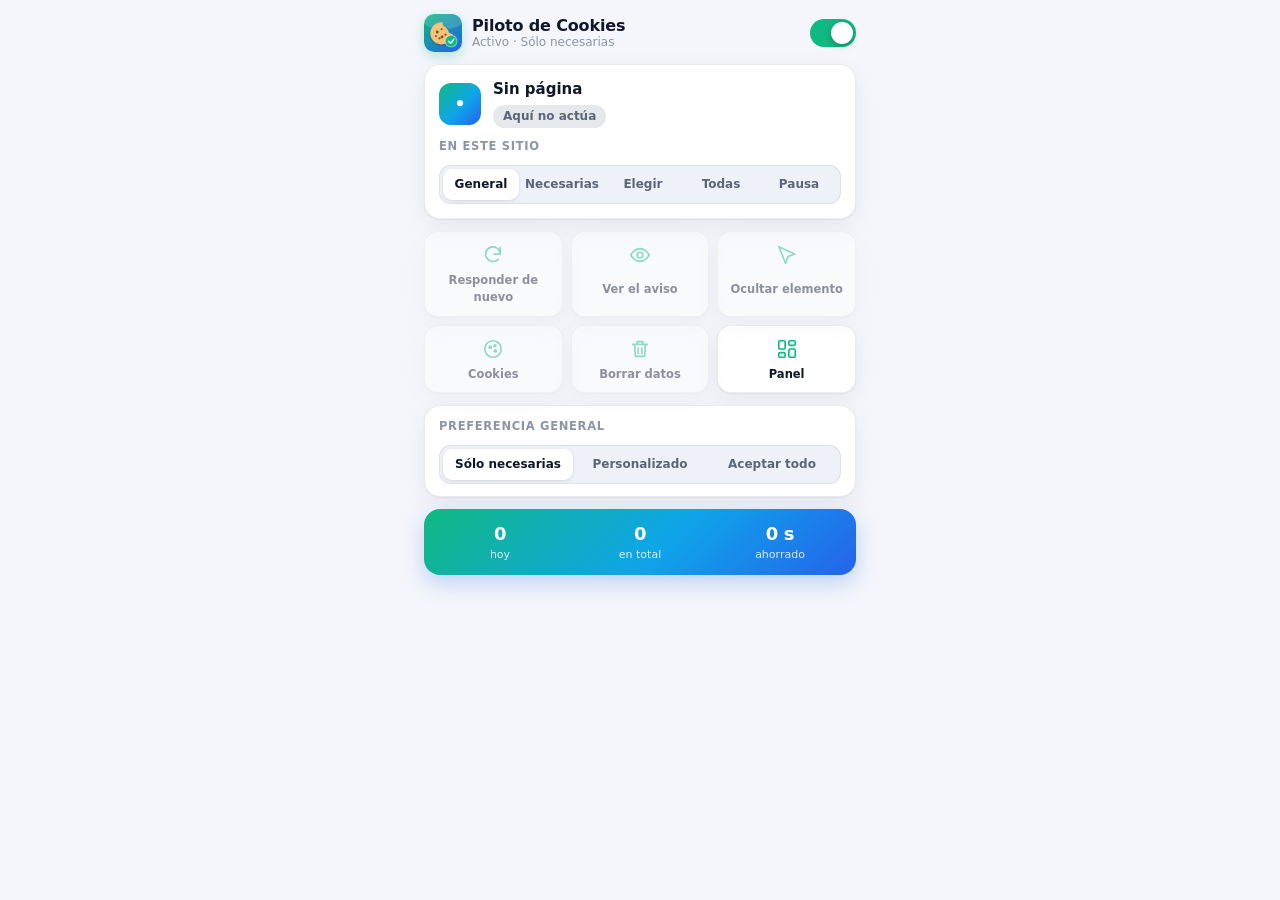
<file: piloto-cookies/extension/popup/popup.html>
<!doctype html>
<html lang="es">
<head>
<meta charset="utf-8">
<meta name="viewport" content="width=device-width, initial-scale=1">
<title>Piloto de Cookies</title>
<link rel="stylesheet" href="../shared/ui.css">
<link rel="stylesheet" href="popup.css">
</head>
<body>
<main class="wrap">
  <header class="top">
    <img src="../icons/icon-96.png" alt="" class="logo">
    <div class="ttl"><strong>Piloto de Cookies</strong><span id="globalState" class="faint">Activo en todos los sitios</span></div>
    <label class="switch" title="Activar o pausar en todos los sitios"><input type="checkbox" id="enabled"><span></span></label>
  </header>

  <section class="card site">
    <div class="siteHead">
      <div class="fav" id="fav">?</div>
      <div class="siteInfo">
        <div class="host" id="host">—</div>
        <div class="detail" id="detail"><span class="pill">Revisando…</span></div>
      </div>
    </div>
    <div class="label">En este sitio</div>
    <div class="seg" id="siteMode">
      <button data-v="global">General</button>
      <button data-v="reject">Necesarias</button>
      <button data-v="custom">Elegir</button>
      <button data-v="accept">Todas</button>
      <button data-v="off">Pausa</button>
    </div>
    <div class="cats" id="siteCats" hidden></div>
  </section>

  <section class="grid">
    <button class="tile" id="reapply"><svg viewBox="0 0 24 24"><path d="M20 11a8 8 0 1 0-2.3 5.7M20 4v7h-7" /></svg><span>Responder de nuevo</span></button>
    <button class="tile" id="showOnce"><svg viewBox="0 0 24 24"><path d="M2 12s3.6-7 10-7 10 7 10 7-3.6 7-10 7S2 12 2 12Z" /><circle cx="12" cy="12" r="3" /></svg><span>Ver el aviso</span></button>
    <button class="tile" id="pick"><svg viewBox="0 0 24 24"><path d="M3 3l7.5 18 2.6-7.4L20.5 11 3 3Z" /></svg><span>Ocultar elemento</span></button>
    <button class="tile" id="inspect"><svg viewBox="0 0 24 24"><circle cx="12" cy="12" r="9" /><circle cx="9" cy="10" r="1.2" /><circle cx="14.5" cy="14" r="1.2" /><circle cx="14" cy="8.5" r="1" /></svg><span>Cookies <b id="ckCount"></b></span></button>
    <button class="tile" id="clear"><svg viewBox="0 0 24 24"><path d="M4 7h16M10 11v6M14 11v6M6 7l1 13h10l1-13M9 7V4h6v3" /></svg><span>Borrar datos</span></button>
    <button class="tile" id="panel"><svg viewBox="0 0 24 24"><rect x="3" y="3" width="7" height="9" rx="1.5" /><rect x="14" y="3" width="7" height="5" rx="1.5" /><rect x="14" y="12" width="7" height="9" rx="1.5" /><rect x="3" y="16" width="7" height="5" rx="1.5" /></svg><span>Panel</span></button>
  </section>

  <section class="card inspector" id="inspector" hidden>
    <div class="inspHead"><strong>Cookies de este sitio</strong><span class="faint" id="inspNote"></span></div>
    <div class="bars" id="ckBars"></div>
    <ul id="ckList"></ul>
  </section>

  <section class="card modeCard">
    <div class="label">Preferencia general</div>
    <div class="seg" id="globalMode">
      <button data-v="reject">Sólo necesarias</button>
      <button data-v="custom">Personalizado</button>
      <button data-v="accept">Aceptar todo</button>
    </div>
    <div class="cats" id="globalCats" hidden></div>
  </section>

  <footer class="stats">
    <div><b id="stToday">0</b><span>hoy</span></div>
    <div><b id="stTotal">0</b><span>en total</span></div>
    <div><b id="stTime">0 s</b><span>ahorrado</span></div>
  </footer>
</main>
<div class="toast" id="toast"></div>
<script src="../shared/common.js"></script>
<script src="popup.js"></script>
</body>
</html>
</file>
<file: css/app.css>
:root{
  --bg1:#1b0830;--bg2:#050208;--accent:#ffcc4a;--accent2:#ff7a1a;--panel:rgba(18,8,28,.82);--line:rgba(255,204,74,.35);
  --ink:#fff6e0;--muted:#cdb88f;
  --sat:env(safe-area-inset-top);--sab:env(safe-area-inset-bottom);--sal:env(safe-area-inset-left);--sar:env(safe-area-inset-right);
  --font:"Avenir Next","Avenir","Helvetica Neue",system-ui,sans-serif;
}
body[data-game=xlink]{--bg1:#5b1790;--bg2:#12041f;--accent:#ffc83d;--accent2:#ff8a1a}
body[data-game=avalanche]{--bg1:#0f4fa3;--bg2:#020a1e;--accent:#bdeeff;--accent2:#4fc3ff;--line:rgba(160,225,255,.4);--muted:#a9cbe6}
body[data-game=firewheel]{--bg1:#8d1b06;--bg2:#140202;--accent:#ffcf4a;--accent2:#ff5a1a}
body[data-game=legion]{--bg1:#6e1418;--bg2:#120304;--accent:#ffd77a;--accent2:#d99a2b}
body[data-game=bull]{--bg1:#7a4a12;--bg2:#160a02;--accent:#ffd36a;--accent2:#e08a1a}
body[data-game=dragon]{--bg1:#6a0f3a;--bg2:#12020c;--accent:#ffc27a;--accent2:#ff4a3a}
body[data-game=codex]{--bg1:#7a3a12;--bg2:#0c1a06;--accent:#ffcf6a;--accent2:#ff8a2a}
body[data-game=reddream]{--bg1:#9a0c12;--bg2:#1e0204;--accent:#ffd06a;--accent2:#ff3a2a}
body[data-game=snowking]{--bg1:#1f5ea8;--bg2:#030c24;--accent:#e6f6ff;--accent2:#7fc8ff;--line:rgba(170,225,255,.4);--muted:#b8d8ee}
body[data-game=western]{--bg1:#5a2a3a;--bg2:#12060a;--accent:#ffcf7a;--accent2:#e07a2a}
body[data-game=galaxy]{--bg1:#2a1a6a;--bg2:#03020f;--accent:#d8c8ff;--accent2:#8a5aff;--line:rgba(190,170,255,.4);--muted:#b8b0e0}
body[data-game=reef]{--bg1:#0a5a86;--bg2:#021a2e;--accent:#9ff0ff;--accent2:#3ec9d6;--line:rgba(160,235,255,.4);--muted:#a9d8e6}
*{box-sizing:border-box;-webkit-tap-highlight-color:transparent;-webkit-touch-callout:none}
html,body{margin:0;height:100%;overflow:hidden;overscroll-behavior:none;background:#050208}
body{color:var(--ink);font-family:var(--font);-webkit-user-select:none;user-select:none;-webkit-text-size-adjust:100%;touch-action:manipulation;
  background:radial-gradient(120% 70% at 50% 18%,var(--bg1),var(--bg2) 75%) fixed;transition:background .6s}
button{font:inherit;color:inherit;border:0;background:none;padding:0;cursor:pointer;touch-action:manipulation}
button:disabled{opacity:.35}
svg{width:22px;height:22px;fill:currentColor}

#app{position:fixed;inset:0;display:grid;grid-template-columns:minmax(0,1fr);grid-template-rows:auto auto minmax(0,1fr) auto auto;
  padding:calc(var(--sat) + 4px) calc(var(--sar) + 8px) calc(var(--sab) + 6px) calc(var(--sal) + 8px);max-width:760px;margin:0 auto}

/* Cabecera */
.top{grid-row:1}.pots{grid-row:2}.board{grid-row:3}.msg{grid-row:4}.hud{grid-row:5}
.top{display:flex;align-items:center;gap:6px;height:44px}
.icon{width:40px;height:40px;border-radius:12px;display:grid;place-items:center;background:rgba(255,255,255,.07);border:1px solid rgba(255,255,255,.12);color:var(--accent)}
.icon:active{transform:scale(.92)}
.icon.off{color:#6b5a70}
#btnSound .mute{display:none}#btnSound.off .mute{display:inline}#btnSound.off .wave{display:none}
.logo{flex:1;text-align:center;line-height:1.05;min-width:0}
.logo span{display:block;font-weight:900;font-size:clamp(15px,4.6vw,24px);letter-spacing:.04em;text-transform:uppercase;white-space:nowrap;overflow:hidden;text-overflow:ellipsis;
  background:linear-gradient(#fffbe8,var(--accent) 50%,var(--accent2) 52%,#fff2b8);-webkit-background-clip:text;background-clip:text;color:transparent;
  filter:drop-shadow(0 2px 0 rgba(0,0,0,.6))}
.logo small{font-size:10px;letter-spacing:.12em;color:var(--muted);text-transform:uppercase;white-space:nowrap}

/* Jackpots */
.pots{display:grid;grid-template-columns:minmax(0,1.35fr) minmax(0,1.15fr) minmax(0,1fr) minmax(0,1fr);gap:5px;margin:4px 0 6px}
.pots[hidden]{display:none}
.pot{position:relative;border-radius:10px;padding:4px 2px 5px;text-align:center;overflow:hidden;border:2px solid rgba(255,255,255,.35);
  box-shadow:inset 0 2px 0 rgba(255,255,255,.35),inset 0 -8px 14px rgba(0,0,0,.35),0 2px 6px rgba(0,0,0,.5)}
.pot b{display:block;font-size:10px;font-weight:900;letter-spacing:.14em;color:rgba(255,255,255,.9)}
.pot strong{display:block;font-size:clamp(13px,3.8vw,21px);font-weight:900;font-variant-numeric:tabular-nums;white-space:nowrap;color:#fff;text-shadow:0 2px 0 rgba(0,0,0,.5)}
.pot.grand{background:linear-gradient(#ff5b3d,#a40d0d 55%,#5a0303);border-color:#ffd07a}
.pot.grand strong{color:#ffe98a}
.pot.major{background:linear-gradient(#d06cff,#6b10a3 55%,#34054f);border-color:#f3c8ff}
.pot.minor{background:linear-gradient(#48c9ff,#0b5fb3 55%,#062a5c);border-color:#bff0ff}
.pot.mini{background:linear-gradient(#57e67a,#12802e 55%,#063a14);border-color:#caffcf}
.pot::after{content:"";position:absolute;inset:0;background:linear-gradient(105deg,transparent 40%,rgba(255,255,255,.45) 50%,transparent 60%);transform:translateX(-120%);animation:sheen 4.5s infinite}
.pot:nth-child(2)::after{animation-delay:.6s}.pot:nth-child(3)::after{animation-delay:1.2s}.pot:nth-child(4)::after{animation-delay:1.8s}
@keyframes sheen{0%,70%{transform:translateX(-120%)}100%{transform:translateX(120%)}}
.pot.hit{animation:pothit .25s 8 alternate}
@keyframes pothit{to{filter:brightness(1.9);transform:scale(1.06)}}

/* Tablero */
.board{position:relative;min-height:0;border-radius:18px}
.board canvas{position:absolute;inset:0;display:block}
.board.shake{animation:shake .45s}
.board.shake2{animation:shake2 .7s}
@keyframes shake{20%{transform:translate(-4px,2px)}40%{transform:translate(4px,-2px)}60%{transform:translate(-3px,1px)}80%{transform:translate(2px,-1px)}}
@keyframes shake2{10%{transform:translate(-8px,4px) rotate(-.6deg)}30%{transform:translate(8px,-4px) rotate(.6deg)}50%{transform:translate(-6px,3px)}70%{transform:translate(5px,-2px)}90%{transform:translate(-2px,1px)}}

.msg{min-height:22px;text-align:center;font-size:12.5px;line-height:1.3;color:var(--muted);padding:3px 4px;white-space:nowrap;overflow:hidden;text-overflow:ellipsis}
.msg b{color:var(--accent)}

/* HUD */
.hud{min-width:0;background:linear-gradient(rgba(255,255,255,.07),rgba(0,0,0,.35));border:1px solid var(--line);border-radius:18px;padding:6px;box-shadow:0 -4px 20px rgba(0,0,0,.4)}
.meters{display:grid;grid-template-columns:minmax(0,1fr) minmax(0,1.25fr) minmax(0,1fr);gap:5px}
.meter{background:#07030c;border:1px solid rgba(255,255,255,.1);border-radius:11px;padding:4px 3px;text-align:center;min-width:0;box-shadow:inset 0 2px 8px rgba(0,0,0,.8)}
.meter span{display:block;font-size:9px;letter-spacing:.14em;color:var(--muted);font-weight:700}
.meter b{display:block;font-size:clamp(14px,4.2vw,20px);font-weight:900;font-variant-numeric:tabular-nums;white-space:nowrap;overflow:hidden;color:#fff}
#win{color:var(--accent)}
.meter.bet{display:flex;align-items:center;gap:2px;padding:3px}
.meter.bet>div{flex:1;min-width:0}
.meter.bet button{width:32px;height:36px;border-radius:9px;font-size:22px;font-weight:900;color:#1a0d00;background:linear-gradient(#fff3c0,var(--accent) 55%,#b8741a);box-shadow:0 2px 0 #5a3000}
.meter.bet button:active{transform:translateY(2px);box-shadow:none}
.pulse{animation:mpulse .6s}
@keyframes mpulse{40%{transform:scale(1.12);color:var(--accent)}}

.controls{display:flex;align-items:center;justify-content:space-between;gap:5px;margin-top:10px}
.ctl{flex:1;height:52px;border-radius:14px;display:flex;flex-direction:column;align-items:center;justify-content:center;min-width:0;
  background:linear-gradient(#3a2a44,#140a1b);border:1px solid rgba(255,255,255,.14);box-shadow:inset 0 1px 0 rgba(255,255,255,.2),0 3px 0 rgba(0,0,0,.6)}
.ctl b{font-size:15px;font-weight:900;line-height:1;color:#fff}
.ctl small{font-size:8.5px;letter-spacing:.08em;color:var(--muted);margin-top:3px;white-space:nowrap}
.ctl:active{transform:translateY(2px);box-shadow:inset 0 1px 0 rgba(255,255,255,.2)}
.ctl.on{background:linear-gradient(#ffe38a,#d88a14);border-color:#fff0b0}.ctl.on b,.ctl.on small{color:#2a1400}
.ctl.extra{background:linear-gradient(#ff6ad5,#7a0a88);border-color:#ffc6f2}.ctl.extra small{color:#ffe0f6}
.spin{position:relative;flex:0 0 auto;width:84px;height:84px;margin:-10px 2px 0;border-radius:50%;display:flex;flex-direction:column;align-items:center;justify-content:center;
  background:radial-gradient(circle at 50% 30%,#fffbe0,var(--accent) 38%,var(--accent2) 72%,#6a2a00);
  box-shadow:0 0 0 4px #2a1400,0 0 0 6px var(--accent),0 6px 0 3px #3a1a00,0 0 28px rgba(255,190,60,.55);color:#2a1100}
.spin span#spinLabel{font-weight:900;font-size:16px;letter-spacing:.04em;position:relative}
.spin small{font-size:8.5px;font-weight:800;position:relative;min-height:10px}
.spin .ring{position:absolute;inset:6px;border-radius:50%;border:2px dashed rgba(60,25,0,.45)}
.spin:active{transform:translateY(3px) scale(.97);box-shadow:0 0 0 4px #2a1400,0 0 0 6px var(--accent),0 2px 0 3px #3a1a00}
body.busy .spin .ring{animation:rot 1s linear infinite}
body:not(.busy) .spin{animation:breathe 2.2s ease-in-out infinite}
@keyframes rot{to{transform:rotate(360deg)}}
@keyframes breathe{50%{box-shadow:0 0 0 4px #2a1400,0 0 0 6px var(--accent),0 6px 0 3px #3a1a00,0 0 44px rgba(255,200,80,.9)}}
#btnExtra[hidden]{display:none}
body.busy #btnExtra,body.busy #btnInfo{opacity:.4}
.install{display:block;margin:16px auto 0;padding:12px 18px;border-radius:14px;border:1px solid rgba(255,255,255,.2);background:rgba(255,255,255,.08);color:#ffe9a8;font-weight:800;font-size:14px}
@media (display-mode:standalone){.install{display:none}}

/* FX */
#fx{position:fixed;inset:0;pointer-events:none;z-index:20}

/* Lobby */
.lobby{position:fixed;inset:0;z-index:30;background:radial-gradient(120% 80% at 50% 0%,#3a1250,#07020d 70%);display:none;overflow:auto;-webkit-overflow-scrolling:touch;
  padding:calc(var(--sat) + 10px) calc(var(--sar) + 14px) calc(var(--sab) + 14px) calc(var(--sal) + 14px)}
.lobby.open{display:block;animation:fadein .35s}
@keyframes fadein{from{opacity:0}}
.lobby-inner{max-width:820px;margin:0 auto}
.lobby-head{display:flex;align-items:center;justify-content:space-between}
.brand{font-weight:900;font-size:26px;letter-spacing:.2em;color:#fff}.brand span{color:#ffc83d}
.lobby-sub{color:#cdb88f;font-size:13px;margin:4px 0 14px}
.lobby-grid{display:grid;grid-template-columns:repeat(auto-fill,minmax(160px,1fr));gap:12px}
.card{position:relative;text-align:left;border-radius:20px;padding:12px;min-height:220px;overflow:hidden;display:flex;flex-direction:column;
  background:radial-gradient(120% 90% at 50% 0%,var(--c1),var(--c2) 70%);border:2px solid rgba(255,255,255,.3);box-shadow:0 8px 24px rgba(0,0,0,.6),inset 0 2px 0 rgba(255,255,255,.35)}
.card:active{transform:scale(.97)}
.card .icons{display:flex;justify-content:center;margin:2px 0 8px;height:80px}
.card .icons i{width:72px;height:72px;margin:0 -12px;background:url(../assets/symbols.webp) no-repeat;background-size:600% 500%;filter:drop-shadow(0 6px 8px rgba(0,0,0,.6))}
.card .icons i.art{border-radius:12px;box-shadow:0 0 0 2px rgba(255,255,255,.55)}
.card .icons i:nth-child(2){width:84px;height:84px;margin-top:-6px;z-index:1}
.card b{font-size:18px;font-weight:900;color:#fff;text-shadow:0 2px 0 rgba(0,0,0,.6)}
.card em{font-style:normal;font-size:11px;font-weight:800;color:#ffe9a8;letter-spacing:.04em;margin:3px 0 5px;text-transform:uppercase}
.card small{font-size:12px;line-height:1.35;color:rgba(255,255,255,.85)}
.fine{font-size:11px;color:#8b7a8f;text-align:center;margin-top:14px}

/* Hoja */
.sheet{position:fixed;inset:0;z-index:40;background:rgba(0,0,0,.6);display:none;align-items:flex-end;justify-content:center}
.sheet.open{display:flex;animation:fadein .2s}
.sheet-card{width:100%;max-width:640px;max-height:86vh;display:flex;flex-direction:column;background:linear-gradient(#24122e,#0d0612);border:1px solid var(--line);border-bottom:0;border-radius:22px 22px 0 0;
  padding:14px 16px calc(var(--sab) + 16px);animation:up .28s cubic-bezier(.2,.9,.3,1.1)}
@keyframes up{from{transform:translateY(40%)}}
.sheet-head{display:flex;align-items:center;justify-content:space-between}
.sheet-head h2{margin:0;font-size:21px;color:var(--accent)}
.sheet-body{overflow:auto;-webkit-overflow-scrolling:touch;font-size:14px;line-height:1.5;color:#e9dcc6;-webkit-user-select:text;user-select:text}
.sheet-body h3{font-size:14px;color:var(--accent);margin:14px 0 4px;letter-spacing:.04em}
.sheet-body ul,.sheet-body ol{padding-left:18px;margin:4px 0}
.sheet-body li{margin:4px 0}
.sheet-body table{width:100%;border-collapse:collapse;font-size:13px}
.sheet-body td{padding:4px 3px;border-bottom:1px solid rgba(255,255,255,.08);vertical-align:middle}
.sheet-body td:last-child{text-align:right;font-variant-numeric:tabular-nums;color:#fff}
.ico{display:inline-block;width:34px;height:34px;background:url(../assets/symbols.webp) no-repeat;background-size:600% 500%;vertical-align:middle}
img.ico{background:none;object-fit:contain}
.ico.bar{background:#3a1690;color:#fff;font-style:normal;font-weight:900;font-size:10px;line-height:34px;text-align:center;border-radius:6px}
.choices{display:grid;grid-template-columns:repeat(auto-fit,minmax(70px,1fr));gap:8px;margin-top:10px}
.choices button{height:50px;border-radius:12px;font-weight:900;font-size:17px;color:#2a1400;background:linear-gradient(#fff3c0,var(--accent) 55%,#b8741a)}
.kbd{display:inline-block;border:1px solid #777;border-radius:5px;padding:0 5px}

/* Carga */
#loader{position:fixed;inset:0;z-index:50;background:#07020d;display:flex;flex-direction:column;align-items:center;justify-content:center;gap:16px;transition:opacity .4s}
#loader.gone{opacity:0;pointer-events:none}
#loader .bar{width:160px;height:4px;border-radius:2px;background:#2a1a30;overflow:hidden}
#loader .bar i{display:block;height:100%;width:40%;background:#ffc83d;animation:load 1s infinite}
@keyframes load{from{transform:translateX(-100%)}to{transform:translateX(250%)}}

@media (max-width:360px){.meter.bet button{width:24px;height:32px;font-size:18px}.meter span{letter-spacing:.06em}.meter b{font-size:14px}}
/* Pantallas bajas (iPhone SE) */
@media (max-height:700px){
  .top{height:38px}.icon{width:36px;height:36px}
  .pot b{font-size:8.5px}.pot{padding:2px}
  .ctl{height:46px}.spin{width:74px;height:74px;margin-top:-6px}
}
/* iPad vertical */
@media (min-width:700px) and (min-height:900px){
  #app{max-width:900px}
  .pot strong{font-size:28px}.pot b{font-size:13px}
  .meter b{font-size:26px}.meter span{font-size:11px}
  .ctl{height:66px}.ctl b{font-size:19px}.ctl small{font-size:10px}
  .spin{width:108px;height:108px;margin-top:-14px}.spin span#spinLabel{font-size:21px}
  .msg{font-size:15px;min-height:28px}
}
/* Horizontal: tablero a la izquierda, controles a la derecha */
/* Diseño horizontal */
body.layout-h #app{max-width:none;grid-template-columns:minmax(0,1fr) minmax(250px,31%);grid-template-rows:auto auto minmax(0,1fr) auto;column-gap:12px}
body.layout-h .top{grid-column:1}
body.layout-h .pots{grid-column:1}
body.layout-h .board{grid-column:1;grid-row:3/5}
body.layout-h .msg{grid-column:2;grid-row:1;align-self:center;white-space:normal;max-height:44px}
body.layout-h .hud{grid-column:2;grid-row:2/5;align-self:end;max-height:100%;overflow:hidden}
body.layout-h .meters{grid-template-columns:1fr;gap:6px}
body.layout-h .controls{flex-wrap:wrap;justify-content:center}
body.layout-h .controls .ctl{flex:1 1 28%}
body.layout-h .spin{order:-1;margin:4px calc(50% - 45px) 6px}
/* Diseño horizontal */
@media (max-height:500px){
body.layout-h .top{height:34px}
body.layout-h .icon{width:32px;height:32px}
body.layout-h .logo small{display:none}
body.layout-h .pots{margin:2px 0}
body.layout-h .pot b{font-size:8px}
body.layout-h .pot strong{font-size:13px}
body.layout-h .meter{padding:2px}
body.layout-h .meter b{font-size:15px}
body.layout-h .ctl{height:40px}
body.layout-h .spin{width:70px;height:70px}
}
@media (prefers-reduced-motion:reduce){.pot::after,body:not(.busy) .spin{animation:none}}

/* Botones de cabecera */
.top .icon{flex:0 0 auto}
#btnTheme .moon{display:none}
body.light #btnTheme .moon{display:inline}body.light #btnTheme .sun{display:none}
#btnTheme.on{background:rgba(255,236,170,.25)}
#speedVal{font-size:13px}

/* Ajustes */
.set{display:block;margin:14px 0}
.set label,.set>span{display:flex;justify-content:space-between;font-weight:700;color:#fff;margin-bottom:6px}
.set output{color:var(--accent);font-weight:900}
.set input[type=range]{width:100%;height:34px;-webkit-appearance:none;appearance:none;background:transparent}
.set input[type=range]::-webkit-slider-runnable-track{height:8px;border-radius:4px;background:linear-gradient(90deg,var(--accent2),var(--accent))}
.set input[type=range]::-webkit-slider-thumb{-webkit-appearance:none;width:28px;height:28px;margin-top:-10px;border-radius:50%;background:radial-gradient(circle at 35% 30%,#fff,var(--accent) 60%,#8a5a10);box-shadow:0 2px 6px rgba(0,0,0,.6)}
.set-scale{display:flex;justify-content:space-between;font-size:11px;color:var(--muted)}
.set.switch{display:flex;align-items:center;justify-content:space-between;cursor:pointer}
.set.switch input{display:none}
.set.switch i{position:relative;width:52px;height:30px;border-radius:15px;background:#3a2a44;transition:background .2s}
.set.switch i::after{content:"";position:absolute;top:3px;left:3px;width:24px;height:24px;border-radius:50%;background:#fff;transition:transform .2s}
.set.switch input:checked+i{background:var(--accent2)}
.set.switch input:checked+i::after{transform:translateX(22px)}

/* Modo claro */
body.light{background:radial-gradient(120% 70% at 50% 18%,#fff6e6,color-mix(in srgb,var(--bg1) 35%,#f3e6d6) 80%) fixed;--muted:#6a5540}
body.light .logo span{filter:drop-shadow(0 1px 0 rgba(90,50,0,.6))}
body.light .logo small,body.light .msg{color:#5a4632}
body.light .msg b{color:color-mix(in srgb,var(--accent2) 70%,#000)}
body.light .icon{background:rgba(255,255,255,.7);border-color:rgba(120,80,30,.25);color:color-mix(in srgb,var(--accent2) 75%,#000)}
body.light .hud{background:linear-gradient(#fffaf0,#ecdcc3);border-color:rgba(140,100,40,.4);box-shadow:0 -4px 16px rgba(80,50,10,.18)}
body.light .meter{background:#fffdf7;border-color:rgba(140,100,40,.3);box-shadow:inset 0 2px 6px rgba(80,50,10,.15)}
body.light .meter b{color:#2a1a08}
body.light #win{color:color-mix(in srgb,var(--accent2) 80%,#000)}
body.light .ctl{background:linear-gradient(#fff,#e9dcc8);border-color:rgba(120,80,30,.25);box-shadow:inset 0 1px 0 #fff,0 3px 0 rgba(90,60,20,.3)}
body.light .ctl b{color:#2a1a08}
body.light .ctl.extra b,body.light .ctl.on b{color:#fff}
body.light .ctl.extra{background:linear-gradient(#ff6ad5,#a3129c)}
body.light .ctl.on{background:linear-gradient(#ffcf4a,#d07a10)}
.top{gap:4px}
.top .icon{width:36px;height:36px;border-radius:11px}
.top .icon svg{width:19px;height:19px}
.logo small{display:block;overflow:hidden;text-overflow:ellipsis;font-size:9px;letter-spacing:.08em}
@media (min-width:600px){.top .icon{width:42px;height:42px}.top .icon svg{width:22px;height:22px}.logo small{font-size:11px}}
.surprise{background:rgba(120,210,255,.12);border:1px solid rgba(120,210,255,.4);border-radius:12px;padding:8px 10px;margin:8px 0}
.gallery{display:grid;grid-template-columns:repeat(4,1fr);gap:6px;margin:6px 0 10px}.gallery figure{margin:0;text-align:center}.gallery img{width:100%;max-width:72px;display:block;margin:0 auto}.gallery figcaption{font-size:10px;color:var(--muted);line-height:1.2}
.ver{margin:18px auto 4px;padding:10px 14px;max-width:220px;text-align:center;border-radius:14px;border:1.5px solid #e9b949;background:linear-gradient(180deg,rgba(255,215,106,.18),rgba(185,120,20,.12));box-shadow:0 0 14px rgba(255,200,80,.25)}
.ver small{display:block;font-size:11px;letter-spacing:.14em;text-transform:uppercase;opacity:.7}
.ver b{display:block;font-size:22px;font-weight:900;color:#ffd76a;text-shadow:0 1px 0 #6b4200}

/* Horizontal (iPad/Mac/iPhone girado): todo centrado y compacto, sin franja vacía al medio */
/* Diseño horizontal */
body.layout-h #app{grid-template-columns:minmax(0,1fr) minmax(250px,310px);grid-template-rows:auto auto minmax(0,1fr);
    max-width:calc(100vh * 0.82 + 340px);margin:0 auto;column-gap:14px}
body.layout-h[data-game=avalanche] #app,body.layout-h[data-game=legion] #app,body.layout-h[data-game=firewheel] #app,body.layout-h[data-game=bull] #app,body.layout-h[data-game=dragon] #app,body.layout-h[data-game=codex] #app,body.layout-h[data-game=reef] #app,body.layout-h[data-game=western] #app,body.layout-h[data-game=galaxy] #app{max-width:calc(100vh * 1.2 + 340px)}
body.layout-h .top,body.layout-h .pots{grid-column:1/-1}
body.layout-h .board{grid-column:1;grid-row:3}
body.layout-h .msg{grid-column:2;grid-row:3;align-self:start;margin-top:8px;max-height:none;white-space:normal}
body.layout-h .hud{grid-column:2;grid-row:3;align-self:end}

/* Botón de diseño: muestra el diseño al que se cambiará */
#btnLayout .lh{display:none}
body.layout-v #btnLayout .lv{display:none}body.layout-v #btnLayout .lh{display:inline}
#btnLayout.on{background:rgba(255,236,170,.2)}
.seg{display:grid;grid-template-columns:repeat(3,1fr);gap:4px;background:#140a1b;border-radius:12px;padding:4px}
.seg button{height:40px;border-radius:9px;font-weight:800;font-size:14px;color:var(--muted)}
.seg button.on{background:linear-gradient(#fff3c0,var(--accent) 55%,#b8741a);color:#2a1400}
/* Vertical forzado en pantalla apaisada: columna centrada */
@media (orientation:landscape){body.layout-v #app{max-width:min(760px,calc(100vh * 0.62))}}
@media (max-width:380px){.top .icon{width:32px;height:32px}.top{gap:3px}}

/* Destello del medidor de premio al recibir un rayo */
@keyframes zap{0%{text-shadow:0 0 10px #fff,0 0 22px #8fe0ff;color:#eaffff}100%{text-shadow:none}}
#win.zap{animation:zap .35s ease-out}
.meter:has(#win.zap){animation:zapbox .35s ease-out}
@keyframes zapbox{0%{box-shadow:0 0 18px #8fe0ff,inset 0 0 12px #bff0ff}100%{box-shadow:inset 0 2px 8px rgba(0,0,0,.8)}}
/* Pozo progresivo que sube */
@keyframes potgrow{0%{filter:brightness(1.5);box-shadow:0 0 14px rgba(255,240,180,.8)}100%{filter:none}}
.pot.grow{animation:potgrow .9s ease-out}
body.light .ver b{color:#9a6200;text-shadow:none}

/* Medidor de PREMIO encendido mientras la máquina festeja */
.meter.hot{animation:hotm .32s ease-in-out infinite alternate;border-color:var(--hot,#ffd76a)!important}
.meter.hot #win{text-shadow:0 0 10px var(--hot,#ffd76a),0 0 22px var(--hot,#ffd76a)}
@keyframes hotm{from{box-shadow:0 0 4px var(--hot,#ffd76a),inset 0 0 4px var(--hot,#ffd76a)}to{box-shadow:0 0 22px var(--hot,#ffd76a),inset 0 0 12px var(--hot,#ffd76a);transform:scale(1.04)}}
.vtest{margin-top:8px;width:100%;padding:11px;border-radius:12px;border:1.5px solid #e9b949;background:linear-gradient(180deg,#ffd76a,#c98a1c);color:#3a2400;font-weight:800;font-size:15px}
.set.voice output{font-size:12px;opacity:.8}
.vsel{width:100%;margin:6px 0 10px;padding:10px;border-radius:12px;border:1.5px solid #e9b949;background:#1d1230;color:#ffe9b0;font-size:15px}
body.light .vsel{background:#fff8e6;color:#3a2400}
</file>
<file: piloto-cookies/extension/shared/ui.css>
/* Piloto de Cookies: estilos comunes (claro / oscuro) */
:root {
  --bg: #f4f6fb;
  --bg2: #eef1f8;
  --card: #ffffff;
  --card2: #f7f9fc;
  --line: rgba(15, 23, 42, .08);
  --line2: rgba(15, 23, 42, .14);
  --text: #0f172a;
  --muted: #5b6577;
  --faint: #8b95a7;
  --acc: #10b981;
  --acc2: #2563eb;
  --accGrad: linear-gradient(135deg, #10b981 0%, #0ea5e9 55%, #2563eb 100%);
  --warn: #f59e0b;
  --bad: #ef4444;
  --info: #0ea5e9;
  --shadow: 0 1px 2px rgba(15, 23, 42, .05), 0 8px 24px rgba(15, 23, 42, .06);
  --r: 16px;
  --font: -apple-system, BlinkMacSystemFont, "SF Pro Text", "Segoe UI", system-ui, sans-serif;
  color-scheme: light;
}
@media (prefers-color-scheme: dark) {
  :root:not([data-theme="light"]) {
    --bg: #0b1020; --bg2: #0f162b; --card: #141c33; --card2: #18213b;
    --line: rgba(255, 255, 255, .07); --line2: rgba(255, 255, 255, .14);
    --text: #eef2fb; --muted: #a3adc2; --faint: #6f7a92;
    --shadow: 0 1px 2px rgba(0, 0, 0, .3), 0 10px 30px rgba(0, 0, 0, .25);
    color-scheme: dark;
  }
}
:root[data-theme="dark"] {
  --bg: #0b1020; --bg2: #0f162b; --card: #141c33; --card2: #18213b;
  --line: rgba(255, 255, 255, .07); --line2: rgba(255, 255, 255, .14);
  --text: #eef2fb; --muted: #a3adc2; --faint: #6f7a92;
  --shadow: 0 1px 2px rgba(0, 0, 0, .3), 0 10px 30px rgba(0, 0, 0, .25);
  color-scheme: dark;
}

* { box-sizing: border-box; }
[hidden] { display: none !important; }
html, body { margin: 0; }
body { font: 14px/1.45 var(--font); color: var(--text); background: var(--bg); -webkit-font-smoothing: antialiased; }
button, input, select, textarea { font: inherit; color: inherit; }
a { color: var(--acc2); }
.muted { color: var(--muted); }
.faint { color: var(--faint); }

.card { background: var(--card); border: 1px solid var(--line); border-radius: var(--r); box-shadow: var(--shadow); }

/* Interruptor estilo iOS */
.switch { position: relative; width: 46px; height: 28px; flex: none; display: inline-block; }
.switch input { position: absolute; inset: 0; opacity: 0; margin: 0; cursor: pointer; z-index: 1; }
.switch span { position: absolute; inset: 0; border-radius: 99px; background: var(--line2); transition: background .2s; }
.switch span::after { content: ""; position: absolute; top: 3px; left: 3px; width: 22px; height: 22px; border-radius: 50%; background: #fff; box-shadow: 0 2px 6px rgba(0, 0, 0, .25); transition: transform .22s cubic-bezier(.3, 1.4, .5, 1); }
.switch input:checked + span { background: var(--acc); }
.switch input:checked + span::after { transform: translateX(18px); }
.switch input:disabled + span { opacity: .5; }
.switch input:focus-visible + span { outline: 2px solid var(--acc2); outline-offset: 2px; }

/* Control segmentado */
.seg { display: grid; grid-auto-flow: column; grid-auto-columns: 1fr; gap: 2px; padding: 3px; background: var(--bg2); border: 1px solid var(--line); border-radius: 12px; }
.seg button { border: 0; background: transparent; padding: 8px 6px; border-radius: 9px; font-weight: 600; font-size: 12.5px; color: var(--muted); cursor: pointer; transition: all .18s; white-space: nowrap; }
.seg button[aria-pressed="true"] { background: var(--card); color: var(--text); box-shadow: 0 1px 3px rgba(0, 0, 0, .12); }

.btn { display: inline-flex; align-items: center; justify-content: center; gap: 7px; border: 1px solid var(--line2); background: var(--card); padding: 9px 14px; border-radius: 11px; font-weight: 600; cursor: pointer; transition: transform .1s, background .15s, border-color .15s; text-decoration: none; color: var(--text); }
.btn:hover { border-color: var(--acc); }
.btn:active { transform: scale(.97); }
.btn.primary { background: var(--accGrad); color: #fff; border-color: transparent; }
.btn.danger { color: var(--bad); }
.btn.ghost { background: transparent; }
.btn svg { width: 16px; height: 16px; flex: none; }

.pill { display: inline-flex; align-items: center; gap: 6px; padding: 3px 10px; border-radius: 99px; font-size: 12px; font-weight: 600; background: var(--bg2); color: var(--muted); }
.pill.ok { background: rgba(16, 185, 129, .14); color: #059669; }
.pill.warn { background: rgba(245, 158, 11, .15); color: #b45309; }
.pill.info { background: rgba(14, 165, 233, .14); color: #0369a1; }
.pill.off { background: rgba(100, 116, 139, .16); color: var(--muted); }
:root[data-theme="dark"] .pill.ok, :root[data-theme="dark"] .pill.warn, :root[data-theme="dark"] .pill.info { filter: brightness(1.35); }
@media (prefers-color-scheme: dark) { :root:not([data-theme="light"]) .pill.ok, :root:not([data-theme="light"]) .pill.warn, :root:not([data-theme="light"]) .pill.info { filter: brightness(1.35); } }

select, input[type="text"], input[type="search"], input[type="number"], textarea {
  background: var(--card2); border: 1px solid var(--line2); border-radius: 10px; padding: 8px 10px; outline: none; min-width: 0;
}
select:focus, input:focus, textarea:focus { border-color: var(--acc2); box-shadow: 0 0 0 3px rgba(37, 99, 235, .15); }

.toast { position: fixed; left: 50%; bottom: 20px; transform: translate(-50%, 20px); opacity: 0; background: #111827; color: #fff; padding: 10px 16px; border-radius: 12px; font-weight: 600; transition: all .3s; z-index: 50; pointer-events: none; box-shadow: 0 10px 30px rgba(0, 0, 0, .3); }
.toast.on { opacity: 1; transform: translate(-50%, 0); }
</file>
<file: piloto-cookies/extension/options/options.css>
body { min-height: 100vh; background: radial-gradient(1200px 600px at 100% -10%, rgba(14, 165, 233, .10), transparent 60%), radial-gradient(900px 500px at -10% 110%, rgba(16, 185, 129, .10), transparent 60%), var(--bg); background-attachment: fixed; }
.app { display: grid; grid-template-columns: 250px minmax(0, 1fr); min-height: 100vh; }

.side { position: sticky; top: 0; height: 100vh; padding: 22px 14px; display: flex; flex-direction: column; gap: 18px; border-right: 1px solid var(--line); background: color-mix(in srgb, var(--card) 70%, transparent); -webkit-backdrop-filter: blur(20px); backdrop-filter: blur(20px); }
.brand { display: flex; gap: 10px; align-items: center; padding: 0 6px; }
.brand img { width: 40px; height: 40px; border-radius: 11px; box-shadow: 0 6px 16px rgba(16, 185, 129, .3); }
.brand div { display: grid; line-height: 1.2; }
.brand strong { font-size: 15.5px; }
.brand span { font-size: 12px; }
nav { display: grid; gap: 2px; }
nav a { display: flex; align-items: center; gap: 10px; padding: 9px 12px; border-radius: 10px; color: var(--muted); text-decoration: none; font-weight: 600; transition: background .15s, color .15s; }
nav a svg { width: 18px; height: 18px; fill: none; stroke: currentColor; stroke-width: 1.8; stroke-linecap: round; stroke-linejoin: round; flex: none; }
nav a:hover { background: var(--bg2); color: var(--text); }
nav a.on { background: var(--card); color: var(--text); box-shadow: var(--shadow); }
nav a.on svg { stroke: var(--acc); }
.sideFoot { margin-top: auto; display: grid; gap: 10px; padding: 0 6px; }
.row { display: flex; align-items: center; justify-content: space-between; font-weight: 600; }
.ver { font-size: 11.5px; }

.main { padding: 32px clamp(16px, 4vw, 48px) 60px; max-width: 1080px; width: 100%; }
.view { display: none; animation: fade .3s ease; }
.view.on { display: grid; gap: 18px; }
@keyframes fade { from { opacity: 0; transform: translateY(6px); } to { opacity: 1; transform: none; } }
.vh h1 { margin: 0 0 4px; font-size: 28px; letter-spacing: -.02em; }
.vh p { margin: 0; }
h3 { margin: 0; font-size: 15px; }
.pad { padding: 18px; }
.ch { display: flex; justify-content: space-between; align-items: baseline; margin-bottom: 12px; gap: 10px; }
.two { display: grid; grid-template-columns: 1.4fr 1fr; gap: 18px; }
.two > :only-child { grid-column: 1 / -1; }

.kpis { display: grid; grid-template-columns: repeat(4, 1fr); gap: 14px; }
.kpi { padding: 16px; display: grid; gap: 4px; position: relative; overflow: hidden; }
.kpi::after { content: ""; position: absolute; right: -30px; top: -30px; width: 90px; height: 90px; border-radius: 50%; background: var(--accGrad); opacity: .10; }
.kpi span { color: var(--muted); font-weight: 600; font-size: 12.5px; }
.kpi b { font-size: 30px; letter-spacing: -.03em; line-height: 1.1; background: var(--accGrad); -webkit-background-clip: text; background-clip: text; color: transparent; }
.kpi small { font-size: 12px; }

.chart { height: 180px; display: flex; align-items: flex-end; gap: 3px; padding-top: 8px; }
.chart .bar { flex: 1; min-width: 4px; border-radius: 4px 4px 2px 2px; background: var(--accGrad); position: relative; transition: height .5s cubic-bezier(.2, .8, .2, 1); opacity: .9; }
.chart .bar.zero { background: var(--line2); opacity: .6; }
.chart .bar:hover { opacity: 1; }
.chart .bar:hover::after { content: attr(data-tip); position: absolute; bottom: calc(100% + 6px); left: 50%; transform: translateX(-50%); background: #111827; color: #fff; padding: 4px 8px; border-radius: 6px; font-size: 11px; white-space: nowrap; z-index: 2; }

.donutWrap { display: flex; gap: 16px; align-items: center; flex-wrap: wrap; justify-content: center; }
#donut { width: 140px; height: 140px; flex: none; }
.leg { display: grid; gap: 8px; font-size: 13px; min-width: 140px; }
.leg div { display: flex; align-items: center; gap: 8px; }
.leg i { width: 10px; height: 10px; border-radius: 3px; flex: none; }
.leg b { margin-left: auto; }

.rank { margin: 0; padding: 0; list-style: none; counter-reset: r; display: grid; gap: 4px; }
.rank li { counter-increment: r; display: flex; align-items: center; gap: 10px; padding: 7px 4px; border-bottom: 1px solid var(--line); }
.rank li:last-child { border-bottom: 0; }
.rank li::before { content: counter(r); width: 22px; height: 22px; border-radius: 7px; display: grid; place-items: center; font-size: 11.5px; font-weight: 700; background: var(--bg2); color: var(--muted); flex: none; }
.rank span { flex: 1; overflow: hidden; text-overflow: ellipsis; white-space: nowrap; }
.rank em { font-style: normal; font-weight: 700; }
.rank .mini { height: 6px; border-radius: 99px; background: var(--accGrad); flex: none; }
.empty { color: var(--faint); padding: 14px 4px; text-align: center; }

.modes { display: grid; grid-template-columns: repeat(3, 1fr); gap: 14px; }
.mode { padding: 18px 16px; text-align: left; display: grid; gap: 4px; cursor: pointer; border: 2px solid transparent; transition: border-color .15s, transform .12s; color: var(--text); }
.mode:hover { transform: translateY(-2px); }
.mode[aria-pressed="true"] { border-color: var(--acc); box-shadow: 0 0 0 4px rgba(16, 185, 129, .15), var(--shadow); }
.mode .mi { font-size: 26px; }
.mode b { font-size: 15px; }
.mode small { color: var(--muted); }

.list { padding: 4px 18px; }
.item { display: flex; align-items: center; gap: 14px; padding: 14px 0; border-bottom: 1px solid var(--line); }
.item:last-child { border-bottom: 0; }
.item > div:first-child { flex: 1; display: grid; gap: 2px; min-width: 0; }
.item b { font-size: 14.5px; }
.item small { color: var(--muted); font-size: 12.5px; }
.item .tag { font-size: 11px; font-weight: 700; color: var(--acc); text-transform: uppercase; letter-spacing: .05em; }
.list.dim .item:not(.always) { opacity: .45; pointer-events: none; }
.note { font-size: 13px; margin: 0; }

.addRow { display: flex; gap: 10px; padding: 12px; flex-wrap: wrap; }
.addRow input { flex: 1; min-width: 160px; }
.search { width: 100%; }
.siteRow .fav { width: 34px; height: 34px; border-radius: 10px; display: grid; place-items: center; color: #fff; font-weight: 800; background: var(--accGrad); text-transform: uppercase; flex: none; }
.siteRow select { width: 170px; }
.iconBtn { border: 0; background: transparent; cursor: pointer; padding: 6px; border-radius: 8px; color: var(--faint); }
.iconBtn:hover { background: var(--bg2); color: var(--bad); }
.iconBtn svg { width: 18px; height: 18px; fill: none; stroke: currentColor; stroke-width: 1.8; stroke-linecap: round; display: block; }
code { font: 12.5px ui-monospace, SFMono-Regular, Menlo, monospace; background: var(--bg2); padding: 2px 6px; border-radius: 6px; word-break: break-all; }

.tools { display: flex; gap: 10px; flex-wrap: wrap; }
.tools .search { flex: 1; min-width: 200px; width: auto; }
.tbl { width: 100%; border-collapse: collapse; font-size: 13px; }
.tbl th { text-align: left; font-size: 11.5px; text-transform: uppercase; letter-spacing: .05em; color: var(--faint); padding: 12px 14px; border-bottom: 1px solid var(--line); }
.tbl td { padding: 10px 14px; border-bottom: 1px solid var(--line); }
.tbl tr:last-child td { border-bottom: 0; }
.tbl td:nth-child(2) { font-weight: 600; max-width: 240px; overflow: hidden; text-overflow: ellipsis; white-space: nowrap; }

.chips { display: flex; flex-wrap: wrap; gap: 8px; }
.chips span { background: var(--card); border: 1px solid var(--line); border-radius: 99px; padding: 7px 13px; font-weight: 600; font-size: 13px; box-shadow: var(--shadow); }
.chips span::before { content: "✓ "; color: var(--acc); }
.note2 p { margin: 8px 0 0; }
.prose h3 { margin: 18px 0 6px; }
.prose h3:first-child { margin-top: 0; }
.prose p, .prose ul { margin: 6px 0; color: var(--muted); }
.prose li { margin: 4px 0; }

.welcome { position: fixed; inset: 0; background: rgba(2, 6, 23, .55); -webkit-backdrop-filter: blur(8px); backdrop-filter: blur(8px); display: grid; place-items: center; padding: 16px; z-index: 40; }
.welcome[hidden] { display: none; }
.wcard { max-width: 640px; width: 100%; padding: 28px; text-align: center; display: grid; gap: 12px; animation: pop .4s cubic-bezier(.2, 1.3, .4, 1); }
@keyframes pop { from { transform: scale(.92); opacity: 0; } to { transform: none; opacity: 1; } }
.wlogo { width: 84px; height: 84px; margin: 0 auto; border-radius: 22px; box-shadow: 0 14px 34px rgba(16, 185, 129, .35); }
.wcard h1 { margin: 0; font-size: 24px; }
.wcard p { margin: 0; }
.wopts { display: grid; grid-template-columns: repeat(3, 1fr); gap: 10px; margin: 6px 0; }
.wopts .mode { text-align: center; justify-items: center; }
.small { font-size: 12px; }

@media (max-width: 860px) {
  .app { grid-template-columns: minmax(0, 1fr); }
  .side { min-width: 0; }
  .side { position: sticky; top: 0; height: auto; z-index: 10; padding: 10px 12px; gap: 8px; border-right: 0; border-bottom: 1px solid var(--line); padding-top: max(10px, env(safe-area-inset-top)); }
  .brand { display: none; }
  nav { display: flex; overflow-x: auto; gap: 4px; scrollbar-width: none; -webkit-overflow-scrolling: touch; }
  nav::-webkit-scrollbar { display: none; }
  nav a { white-space: nowrap; padding: 8px 12px; flex: none; }
  .sideFoot { display: none; }
  .main { padding: 20px 16px 50px; }
  .kpis { grid-template-columns: repeat(2, 1fr); }
  .two { grid-template-columns: 1fr; }
  .modes, .wopts { grid-template-columns: 1fr; }
  .tbl th:nth-child(5), .tbl td:nth-child(5) { display: none; }
  .tbl th, .tbl td { padding: 9px 8px; }
  .siteRow select { width: 130px; }
  .item { flex-wrap: wrap; }
  .vh h1 { font-size: 24px; }
}
</file>
<file: piloto-cookies/extension/popup/popup.css>
html, body { width: 100%; }
body { min-width: 340px; max-width: 460px; margin: 0 auto; background: var(--bg); }
.wrap { padding: 14px; display: grid; gap: 12px; }
.top { display: flex; align-items: center; gap: 10px; }
.logo { width: 38px; height: 38px; border-radius: 10px; box-shadow: 0 4px 12px rgba(16, 185, 129, .3); }
.ttl { flex: 1; display: grid; line-height: 1.2; }
.ttl strong { font-size: 16px; letter-spacing: -.01em; }
.ttl span { font-size: 12px; }

.site { padding: 14px; display: grid; gap: 10px; }
.siteHead { display: flex; gap: 12px; align-items: center; }
.fav { width: 42px; height: 42px; border-radius: 12px; display: grid; place-items: center; font-weight: 800; font-size: 18px; color: #fff; background: var(--accGrad); flex: none; text-transform: uppercase; }
.siteInfo { min-width: 0; display: grid; gap: 4px; }
.host { font-weight: 700; font-size: 15px; overflow: hidden; text-overflow: ellipsis; white-space: nowrap; }
.detail { display: flex; flex-wrap: wrap; gap: 6px; align-items: center; font-size: 12px; color: var(--muted); }
.label { font-size: 11.5px; font-weight: 700; letter-spacing: .06em; text-transform: uppercase; color: var(--faint); }
.seg button { font-size: 12px; padding: 7px 4px; }

.cats { display: grid; gap: 2px; background: var(--card2); border-radius: 12px; padding: 4px 10px; border: 1px solid var(--line); }
.cat { display: flex; align-items: center; gap: 10px; padding: 7px 0; border-bottom: 1px solid var(--line); }
.cat:last-child { border-bottom: 0; }
.cat div { flex: 1; display: grid; line-height: 1.25; }
.cat b { font-size: 13px; }
.cat small { color: var(--muted); font-size: 11.5px; }
.cat .switch { transform: scale(.85); transform-origin: right; }

.grid { display: grid; grid-template-columns: repeat(3, 1fr); gap: 8px; }
.tile { background: var(--card); border: 1px solid var(--line); border-radius: 14px; padding: 12px 6px 10px; display: grid; justify-items: center; gap: 6px; cursor: pointer; font-size: 11.5px; font-weight: 600; color: var(--text); box-shadow: var(--shadow); transition: transform .1s, border-color .15s; }
.tile:hover { border-color: var(--acc); }
.tile:active { transform: scale(.96); }
.tile svg { width: 22px; height: 22px; fill: none; stroke: var(--acc); stroke-width: 1.8; stroke-linecap: round; stroke-linejoin: round; }
.tile b { color: var(--acc2); }
.tile:disabled { opacity: .45; pointer-events: none; }

.inspector { padding: 12px 14px; display: grid; gap: 10px; }
.inspHead { display: flex; justify-content: space-between; align-items: baseline; gap: 8px; }
.inspHead span { font-size: 11.5px; }
.bars { display: flex; height: 8px; border-radius: 99px; overflow: hidden; background: var(--bg2); }
.bars i { display: block; height: 100%; }
#ckList { list-style: none; margin: 0; padding: 0; max-height: 210px; overflow: auto; display: grid; gap: 1px; }
#ckList li { display: flex; justify-content: space-between; gap: 8px; padding: 6px 2px; border-bottom: 1px solid var(--line); font-size: 12.5px; }
#ckList code { font: 12px ui-monospace, SFMono-Regular, Menlo, monospace; overflow: hidden; text-overflow: ellipsis; white-space: nowrap; }
.legend { display: flex; flex-wrap: wrap; gap: 10px; font-size: 11px; color: var(--muted); }
.legend span::before { content: ""; display: inline-block; width: 8px; height: 8px; border-radius: 50%; margin-right: 4px; background: var(--c); }

.modeCard { padding: 12px 14px; display: grid; gap: 10px; }
.stats { display: grid; grid-template-columns: repeat(3, 1fr); text-align: center; background: var(--accGrad); color: #fff; border-radius: var(--r); padding: 12px 6px; box-shadow: 0 8px 22px rgba(37, 99, 235, .25); }
.stats div { display: grid; }
.stats b { font-size: 18px; letter-spacing: -.02em; }
.stats span { font-size: 11px; opacity: .85; }
</file>
